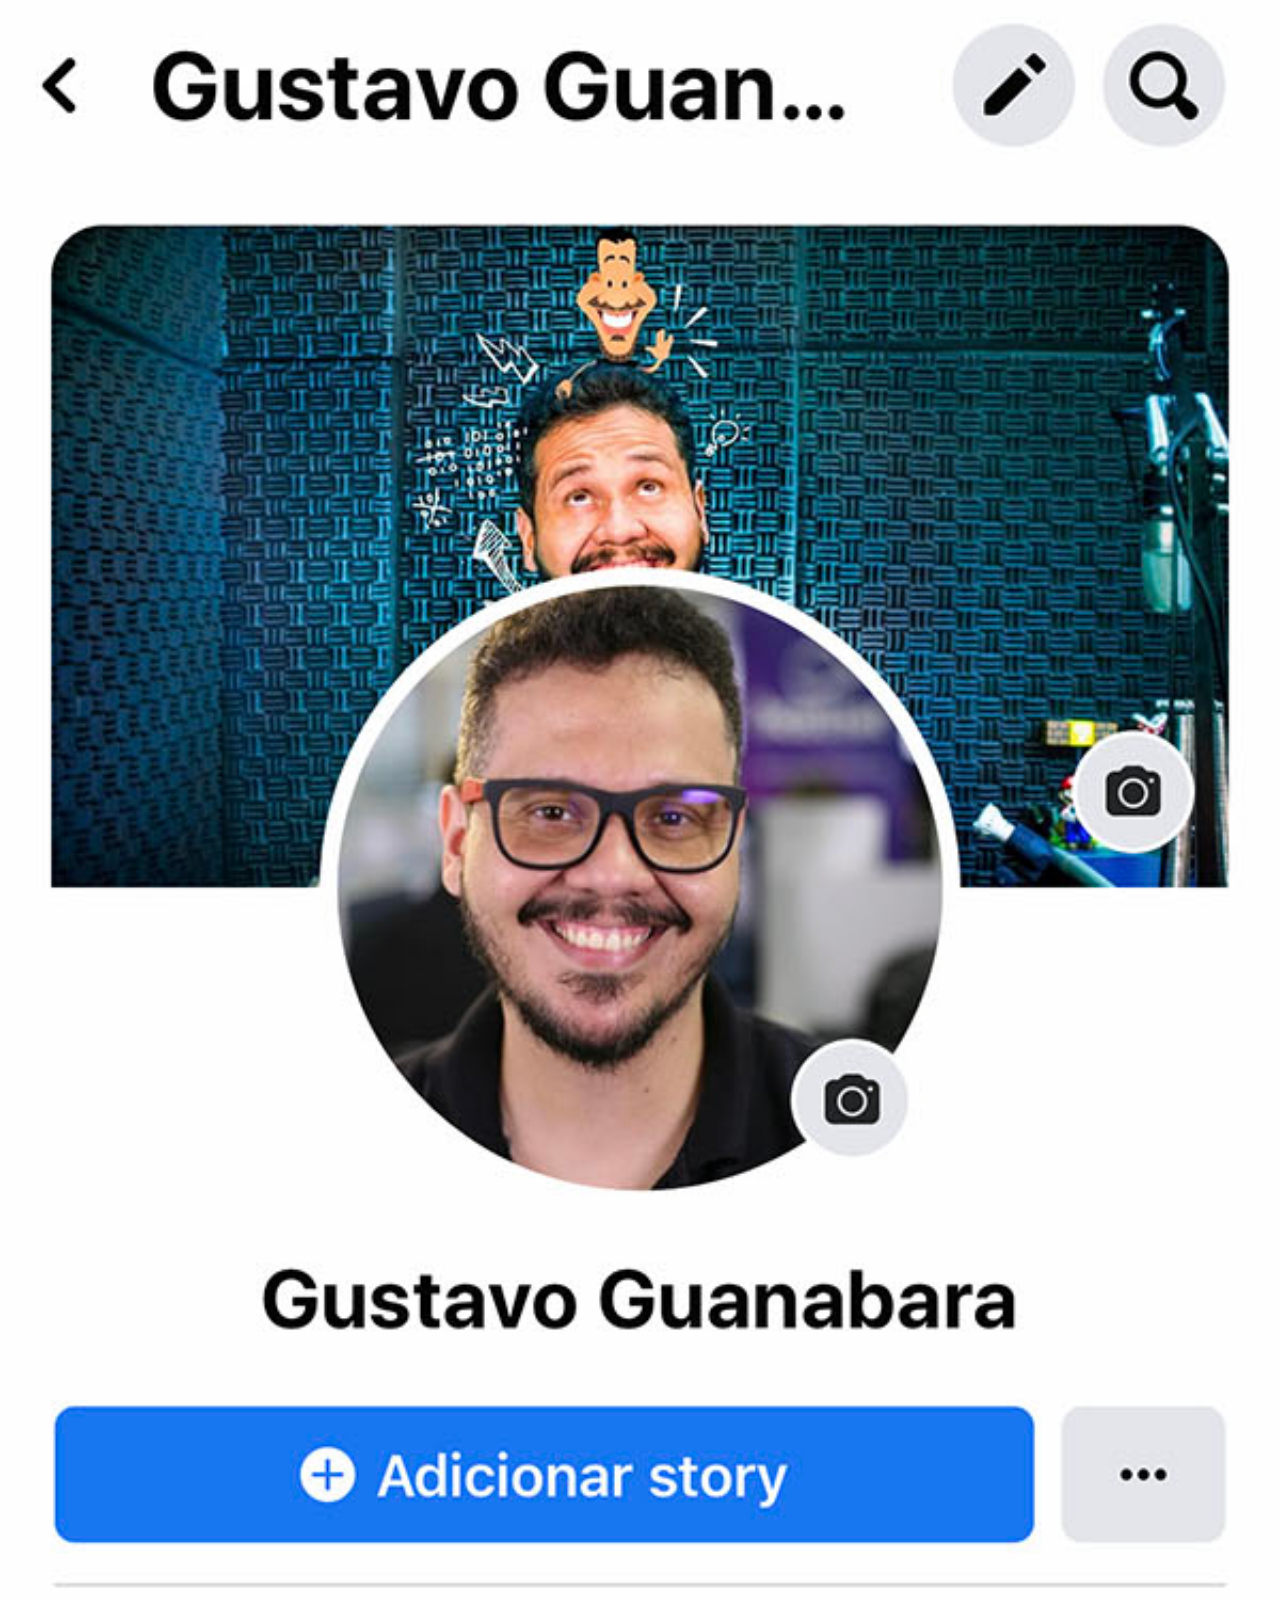
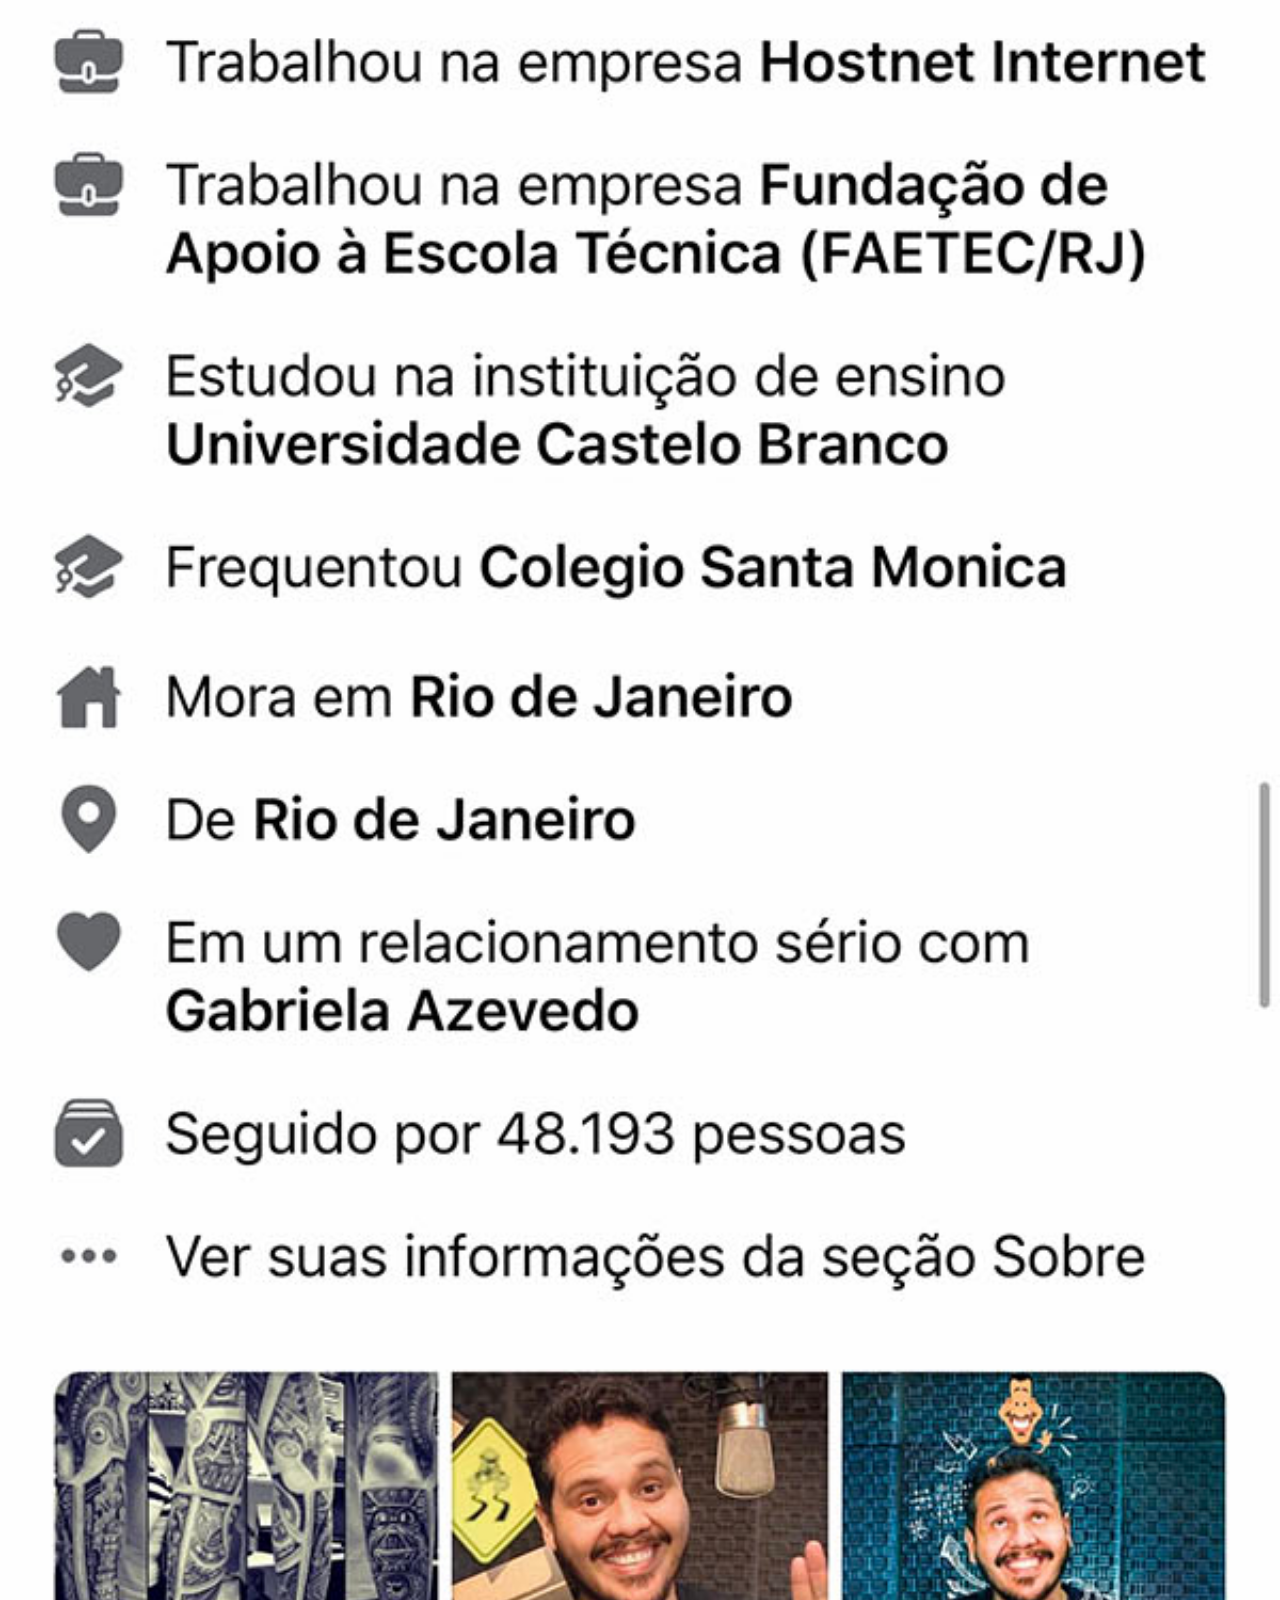
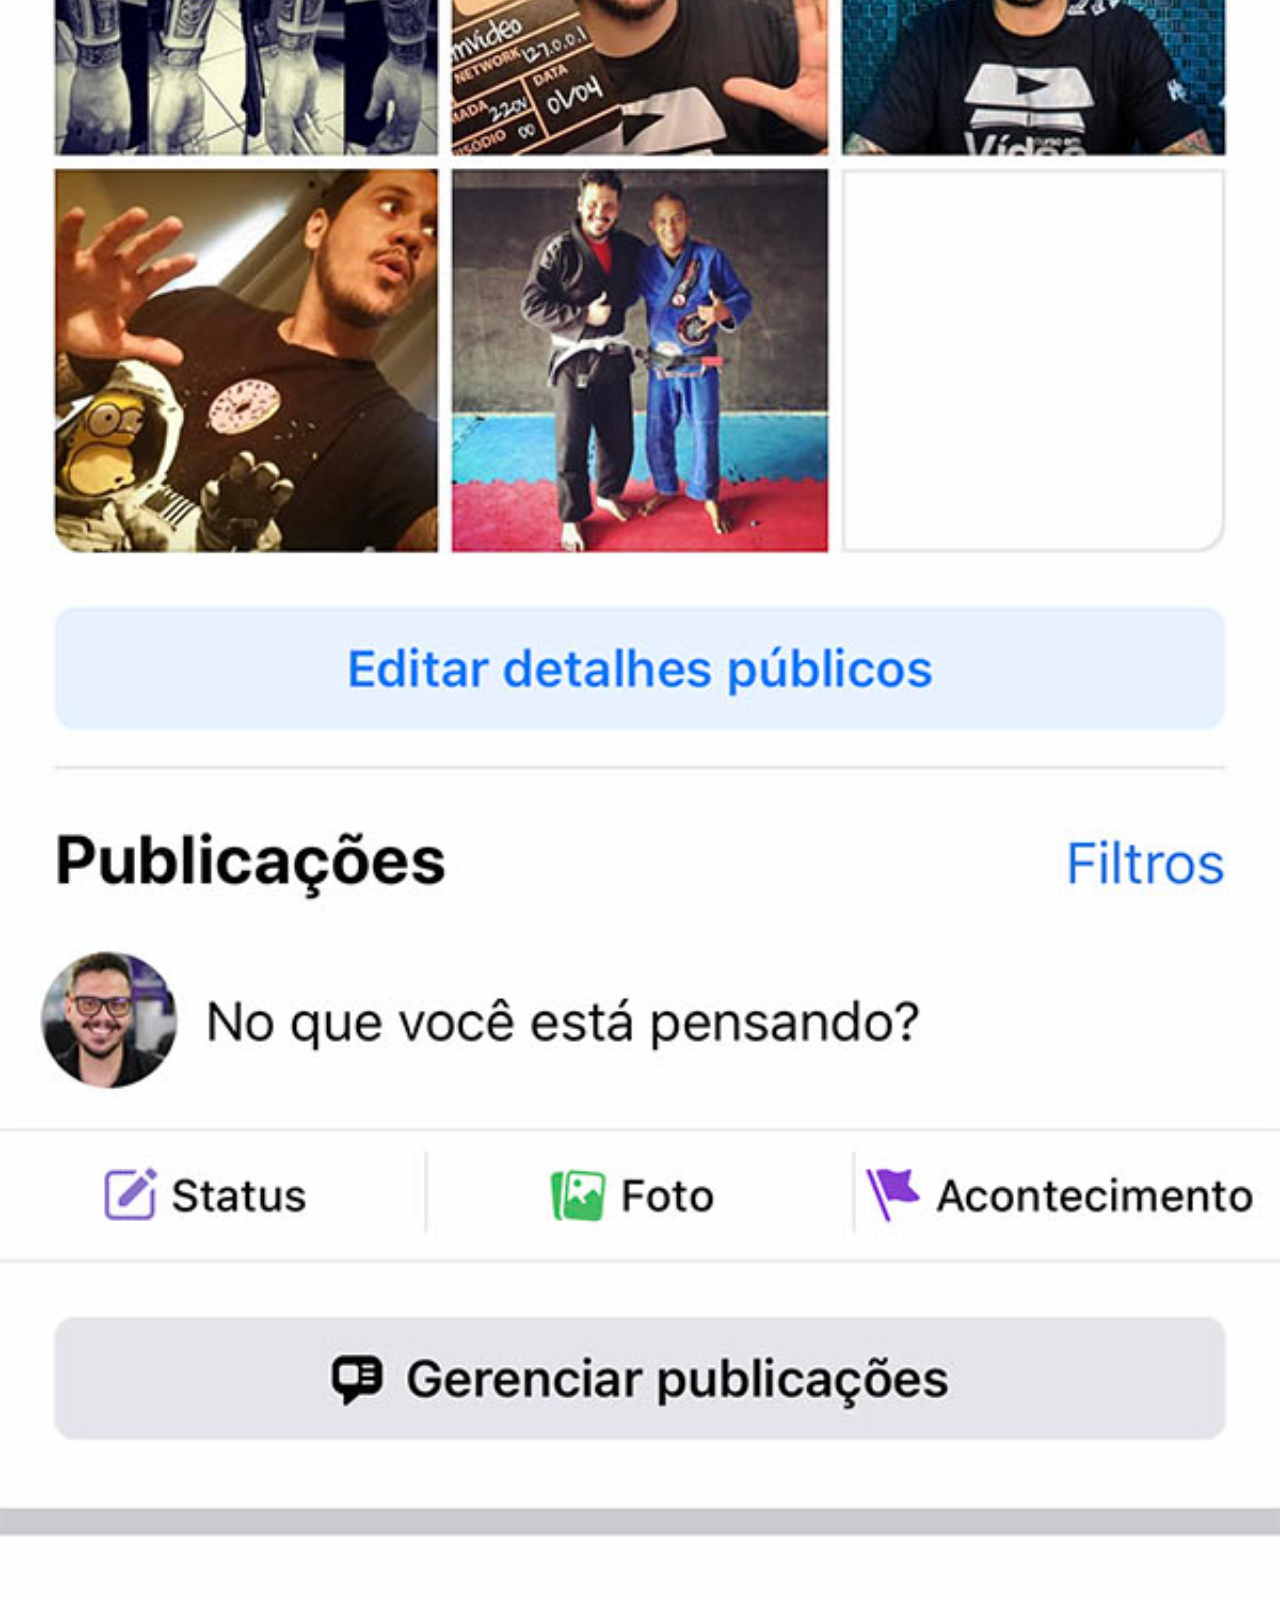
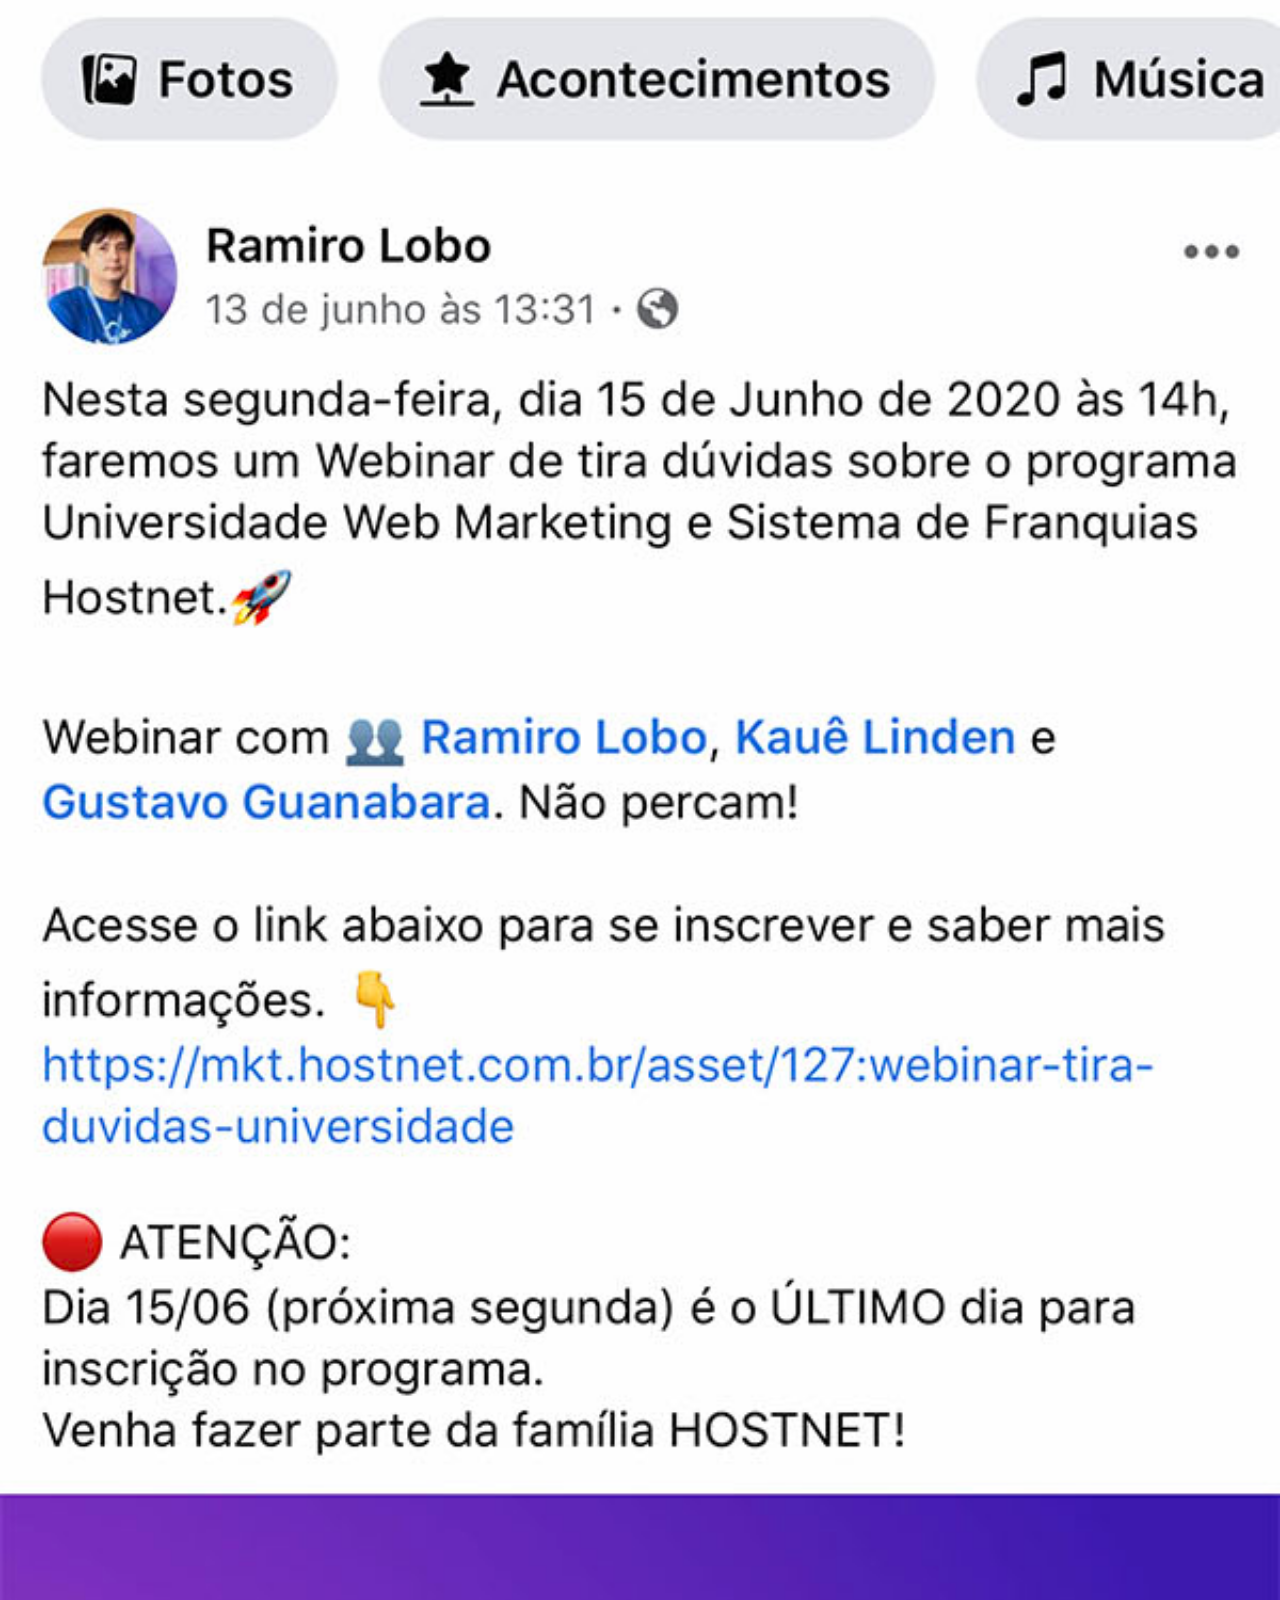
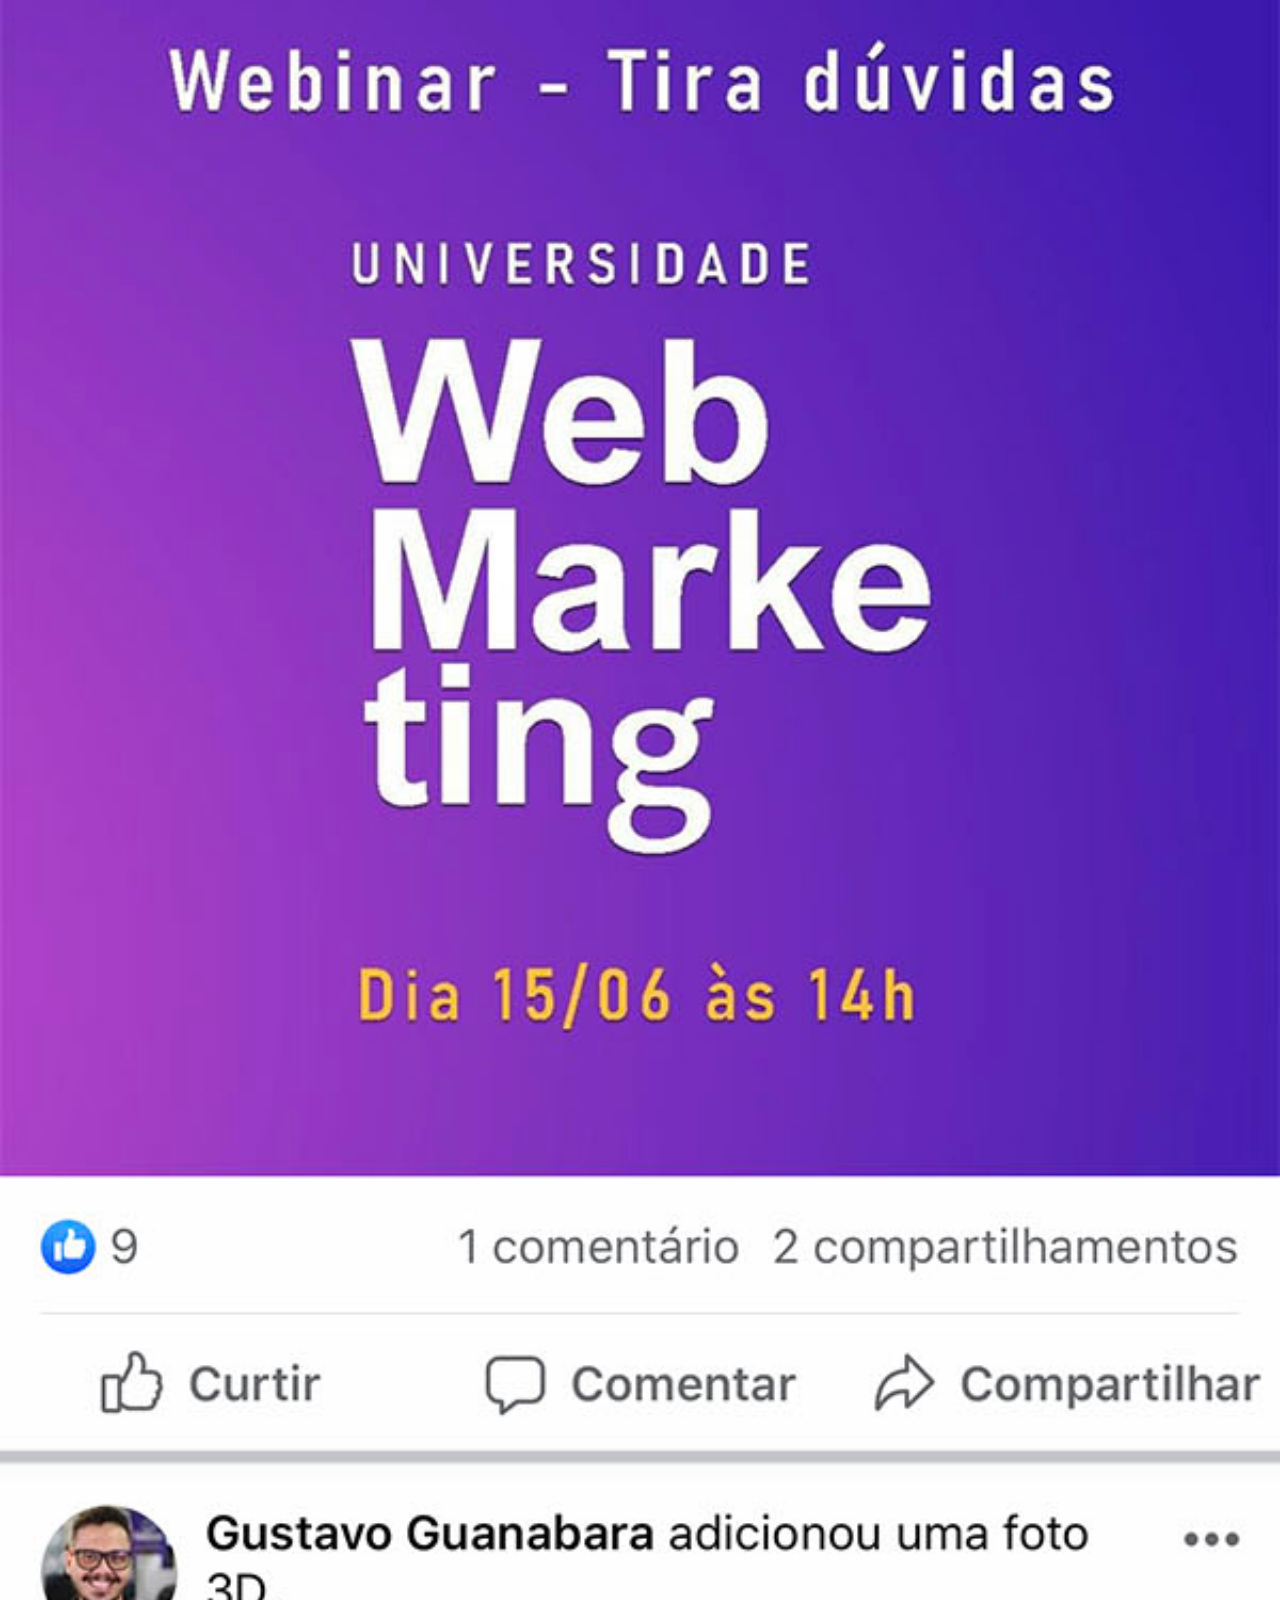
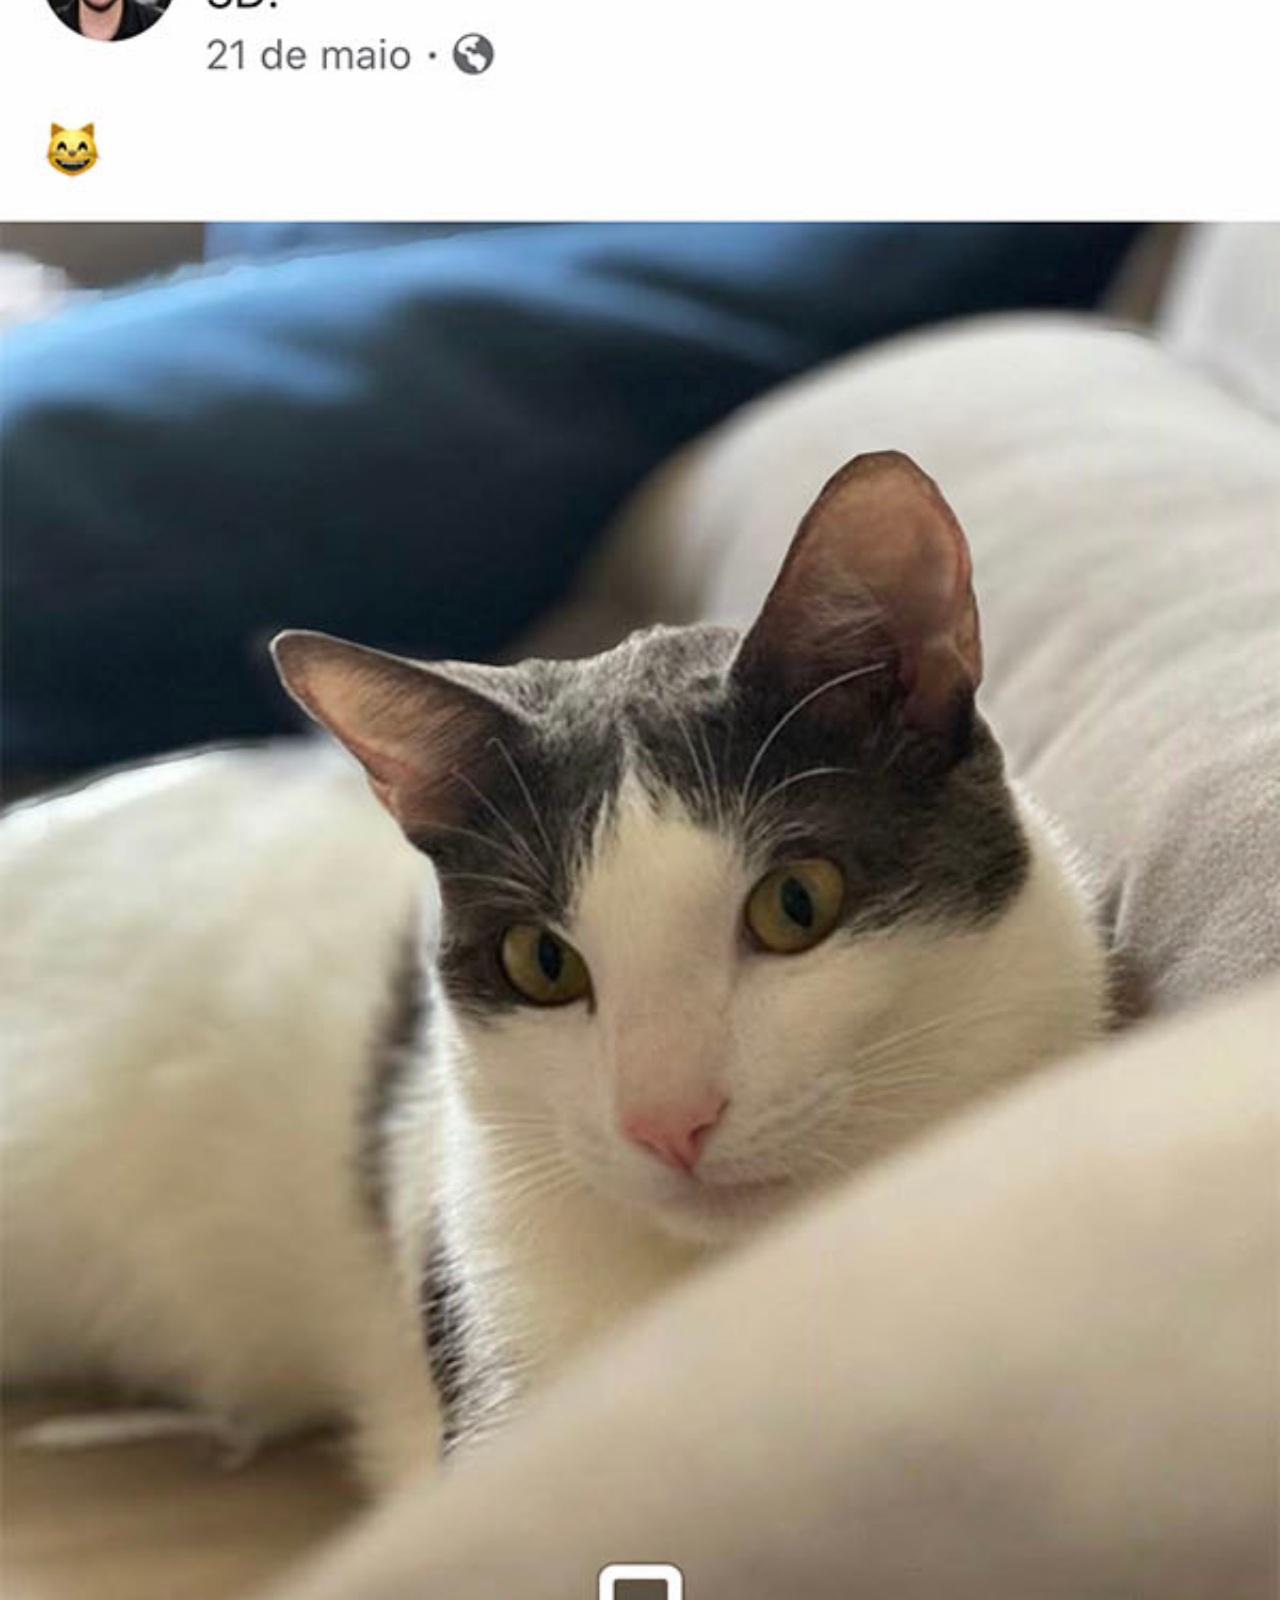
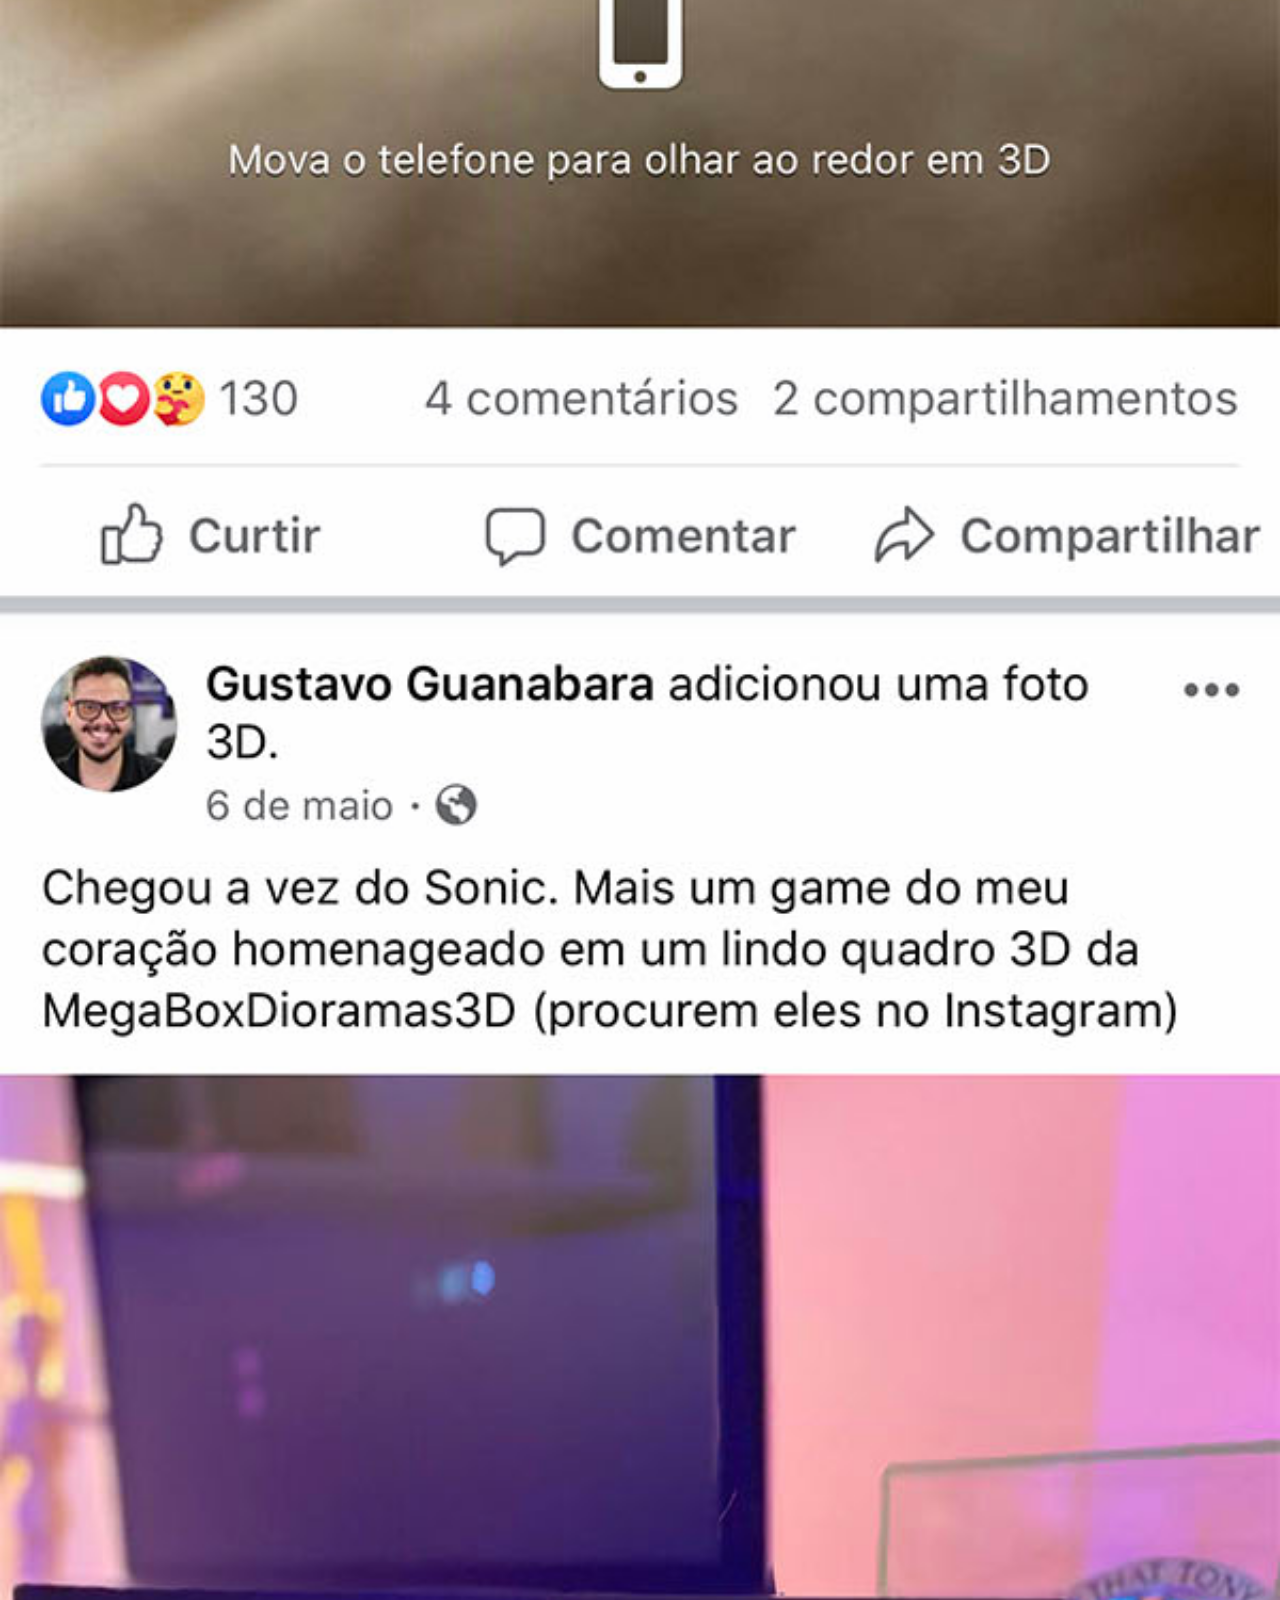
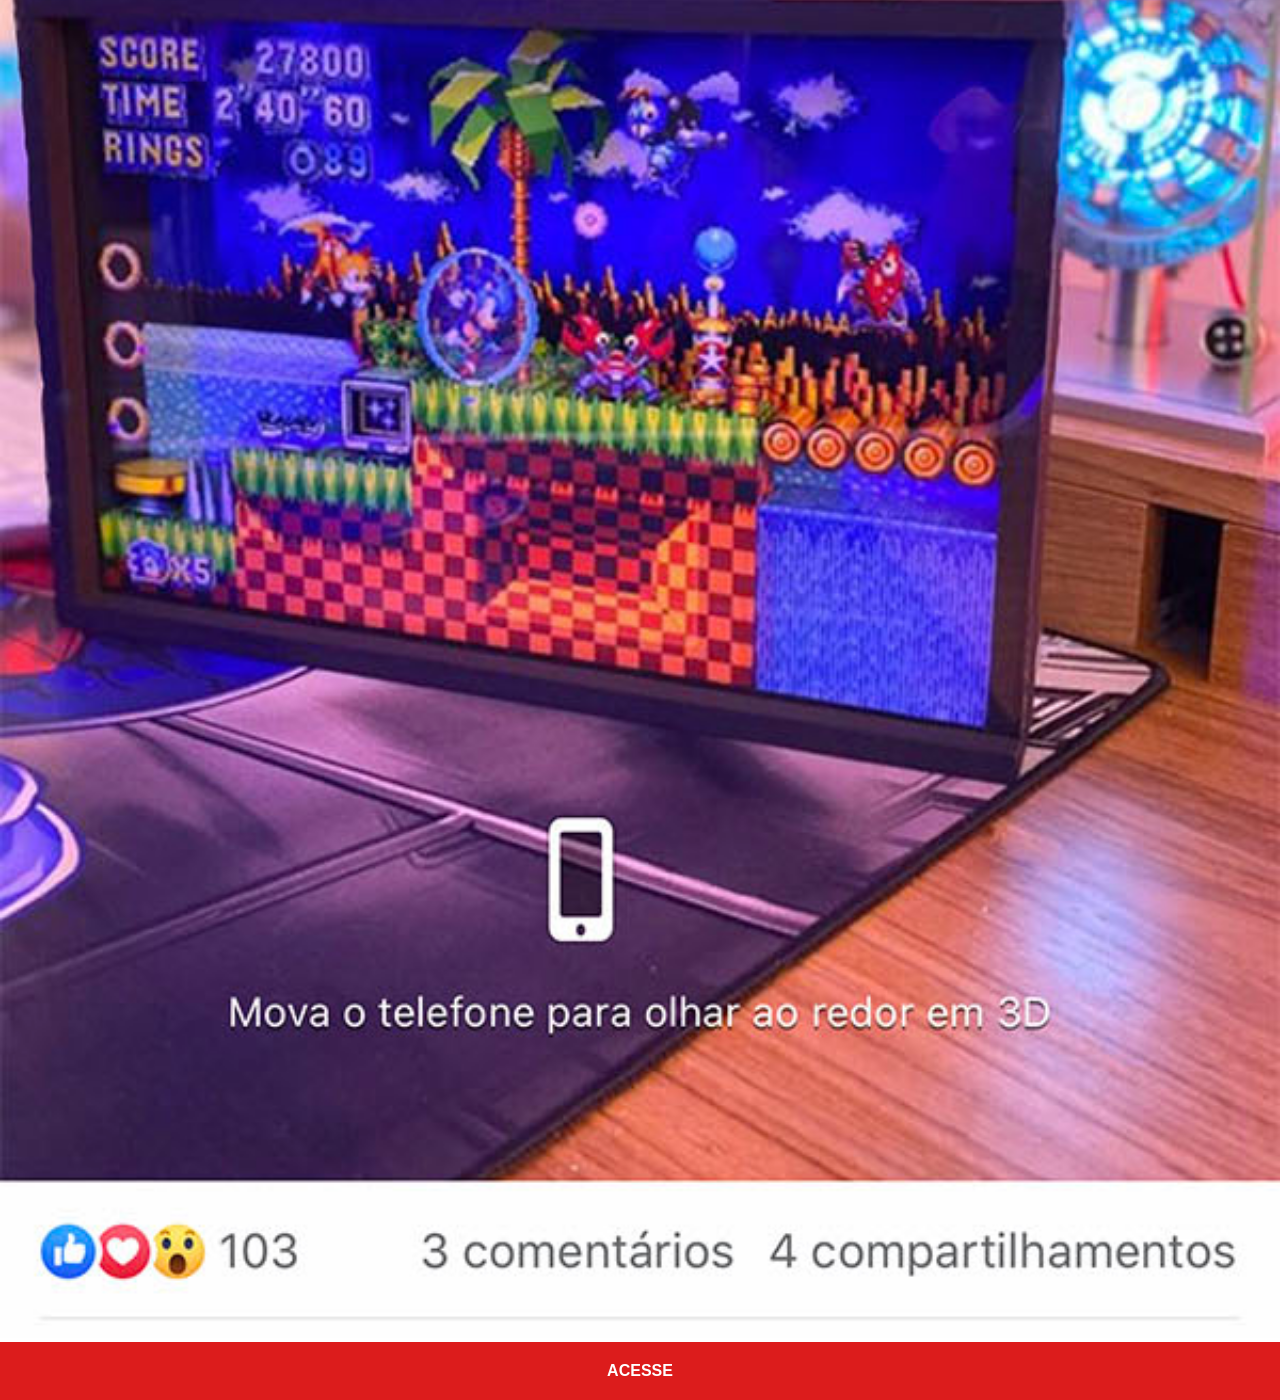
<file: facebook.html>
<!DOCTYPE html>
<html lang="pt-br">
<head>
    <meta charset="UTF-8">
    <meta name="viewport" content="width=device-width, initial-scale=1.0">
    <title>Facebook</title>
    <link rel="stylesheet" href="estilos/social.css">
</head>
<body>
    <img src="imagens/tela-facebook.jpg" alt="Facebook">

    <a href="https://facebook.com/gustavoguanabara" target="_blank">ACESSE</a>
</body>
</html>
</file>
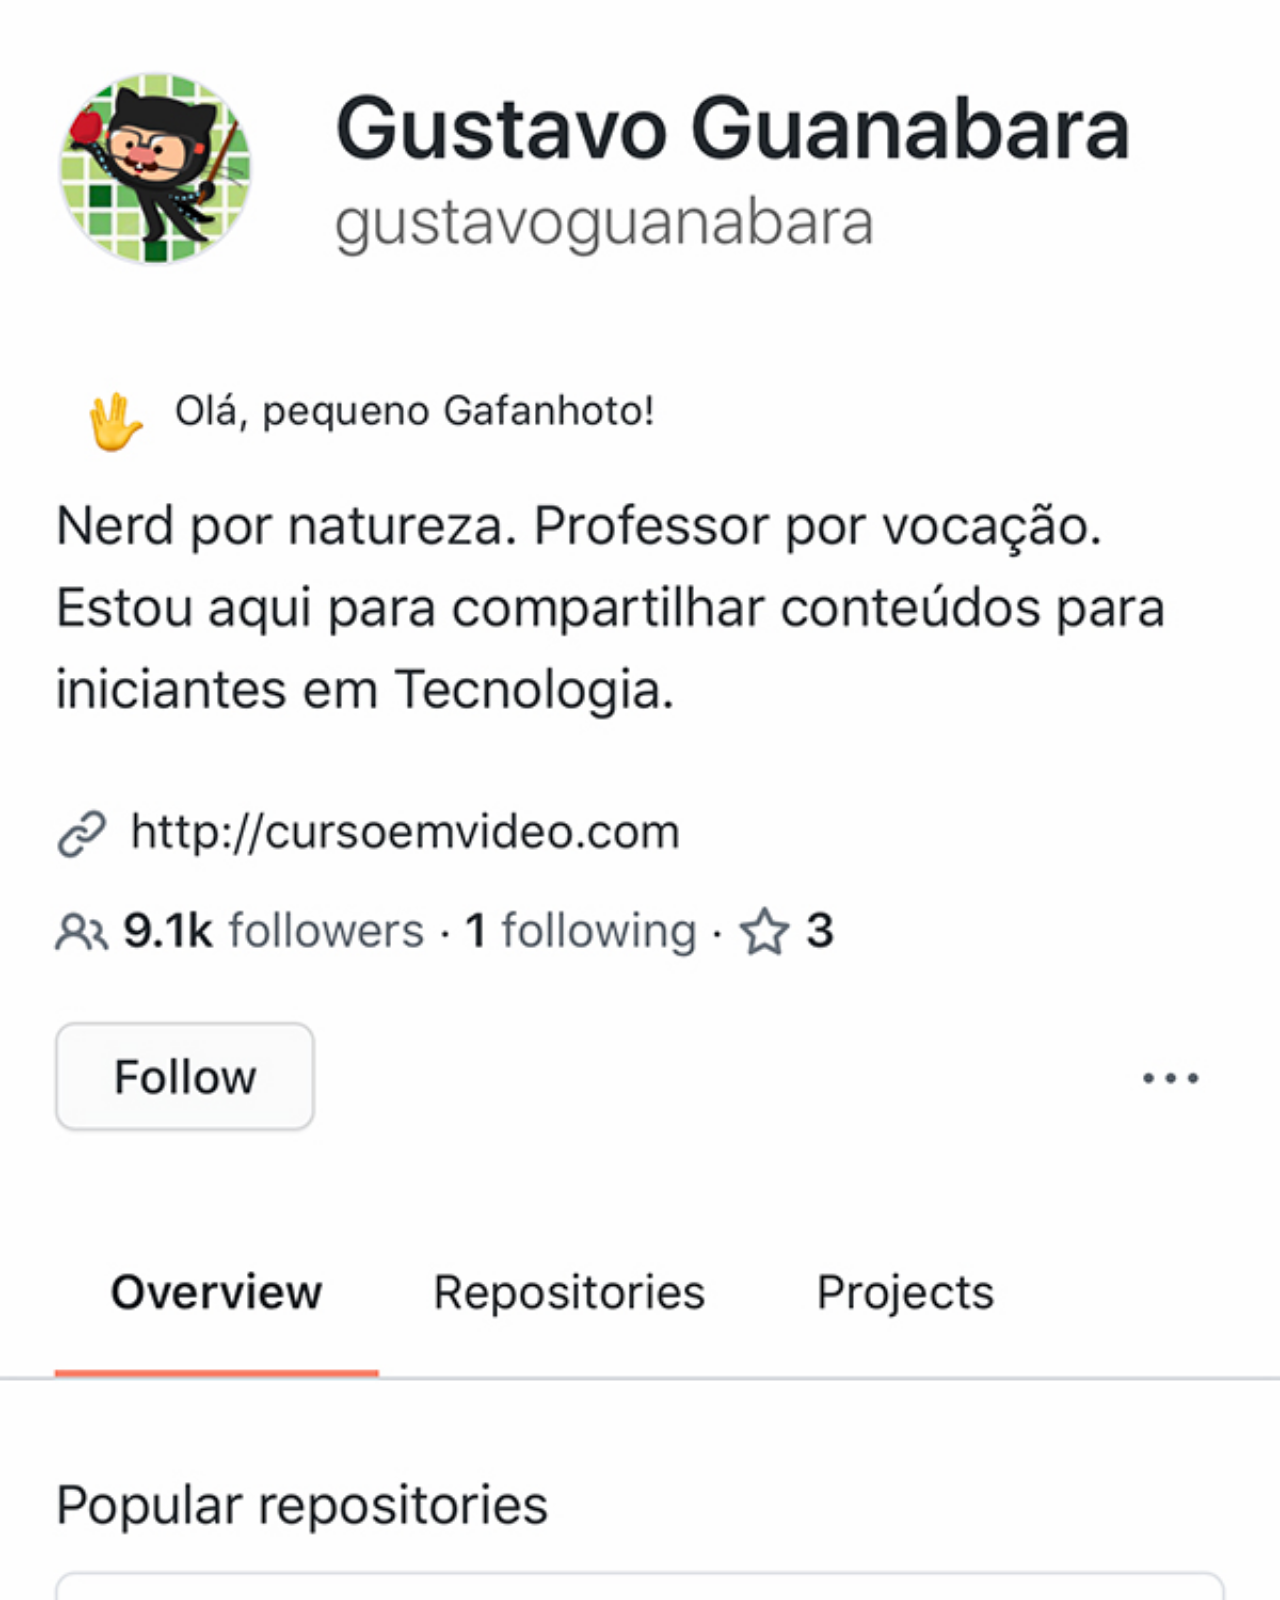
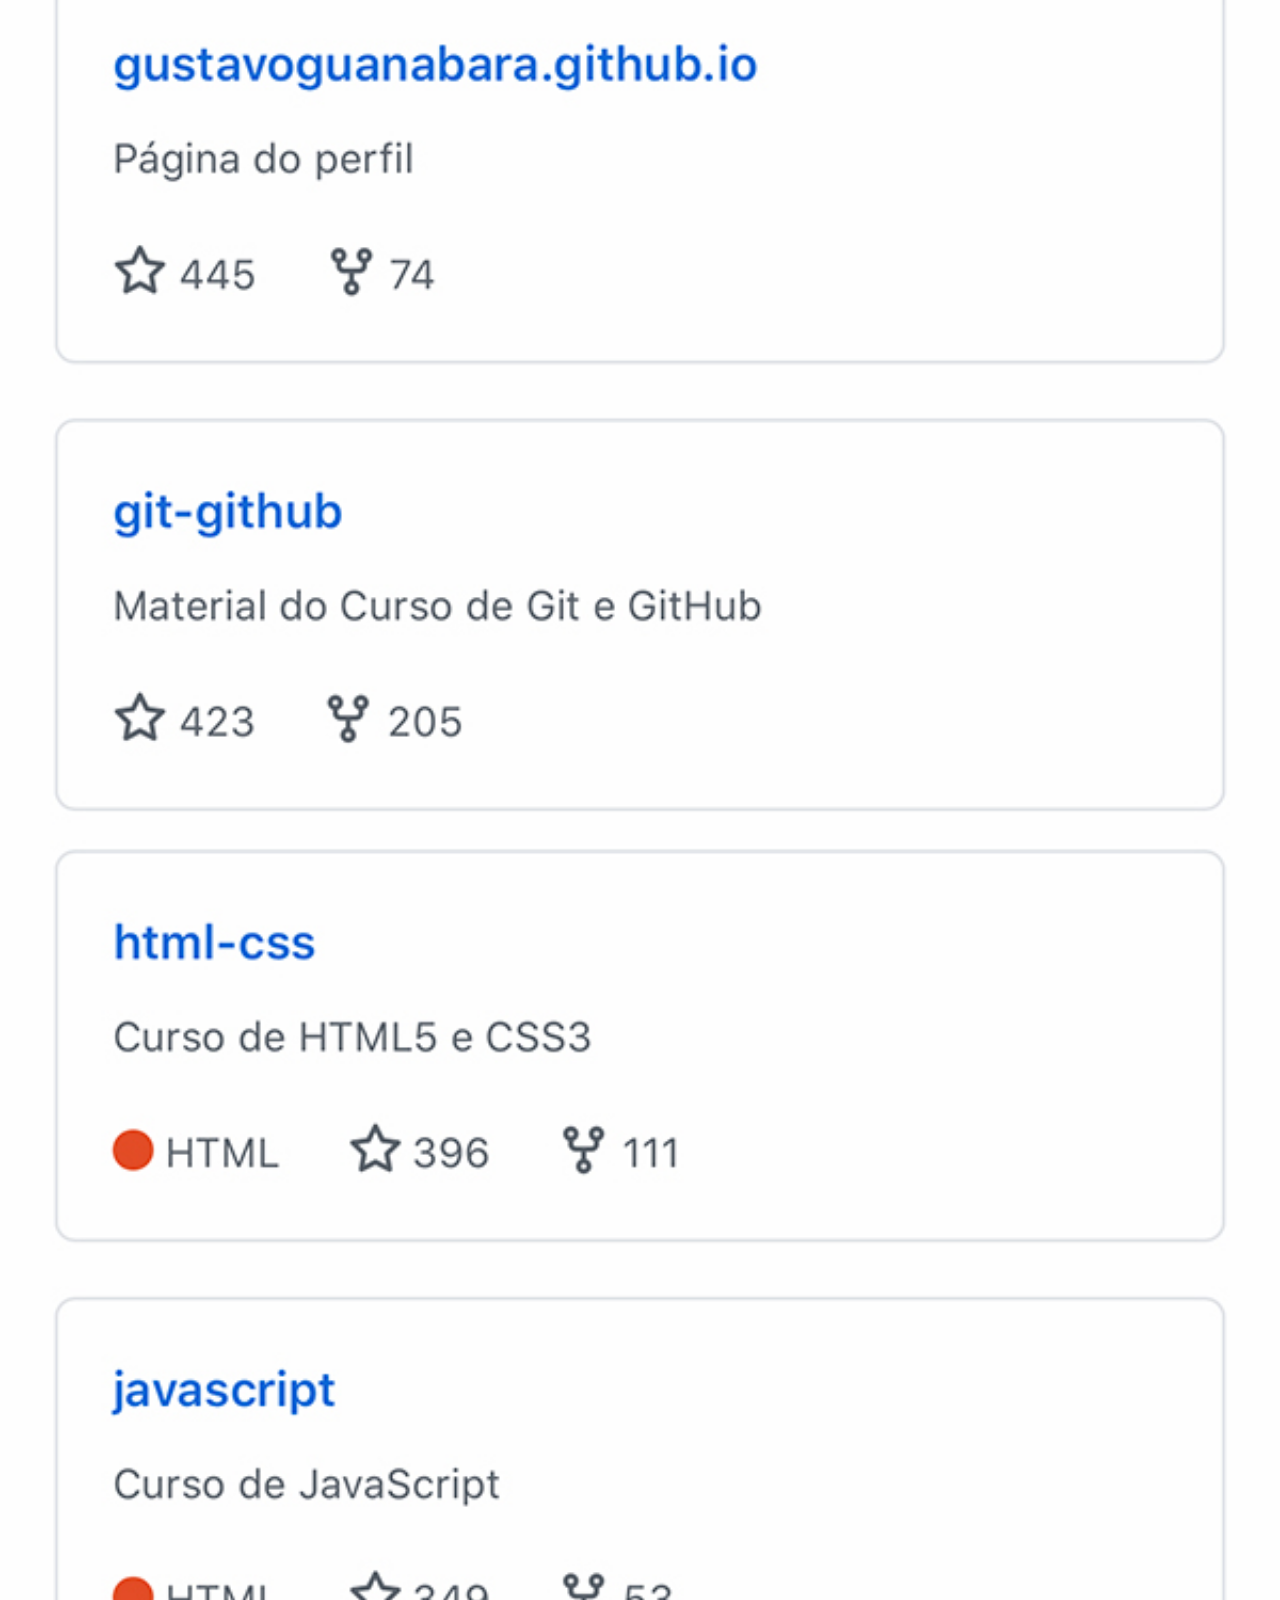
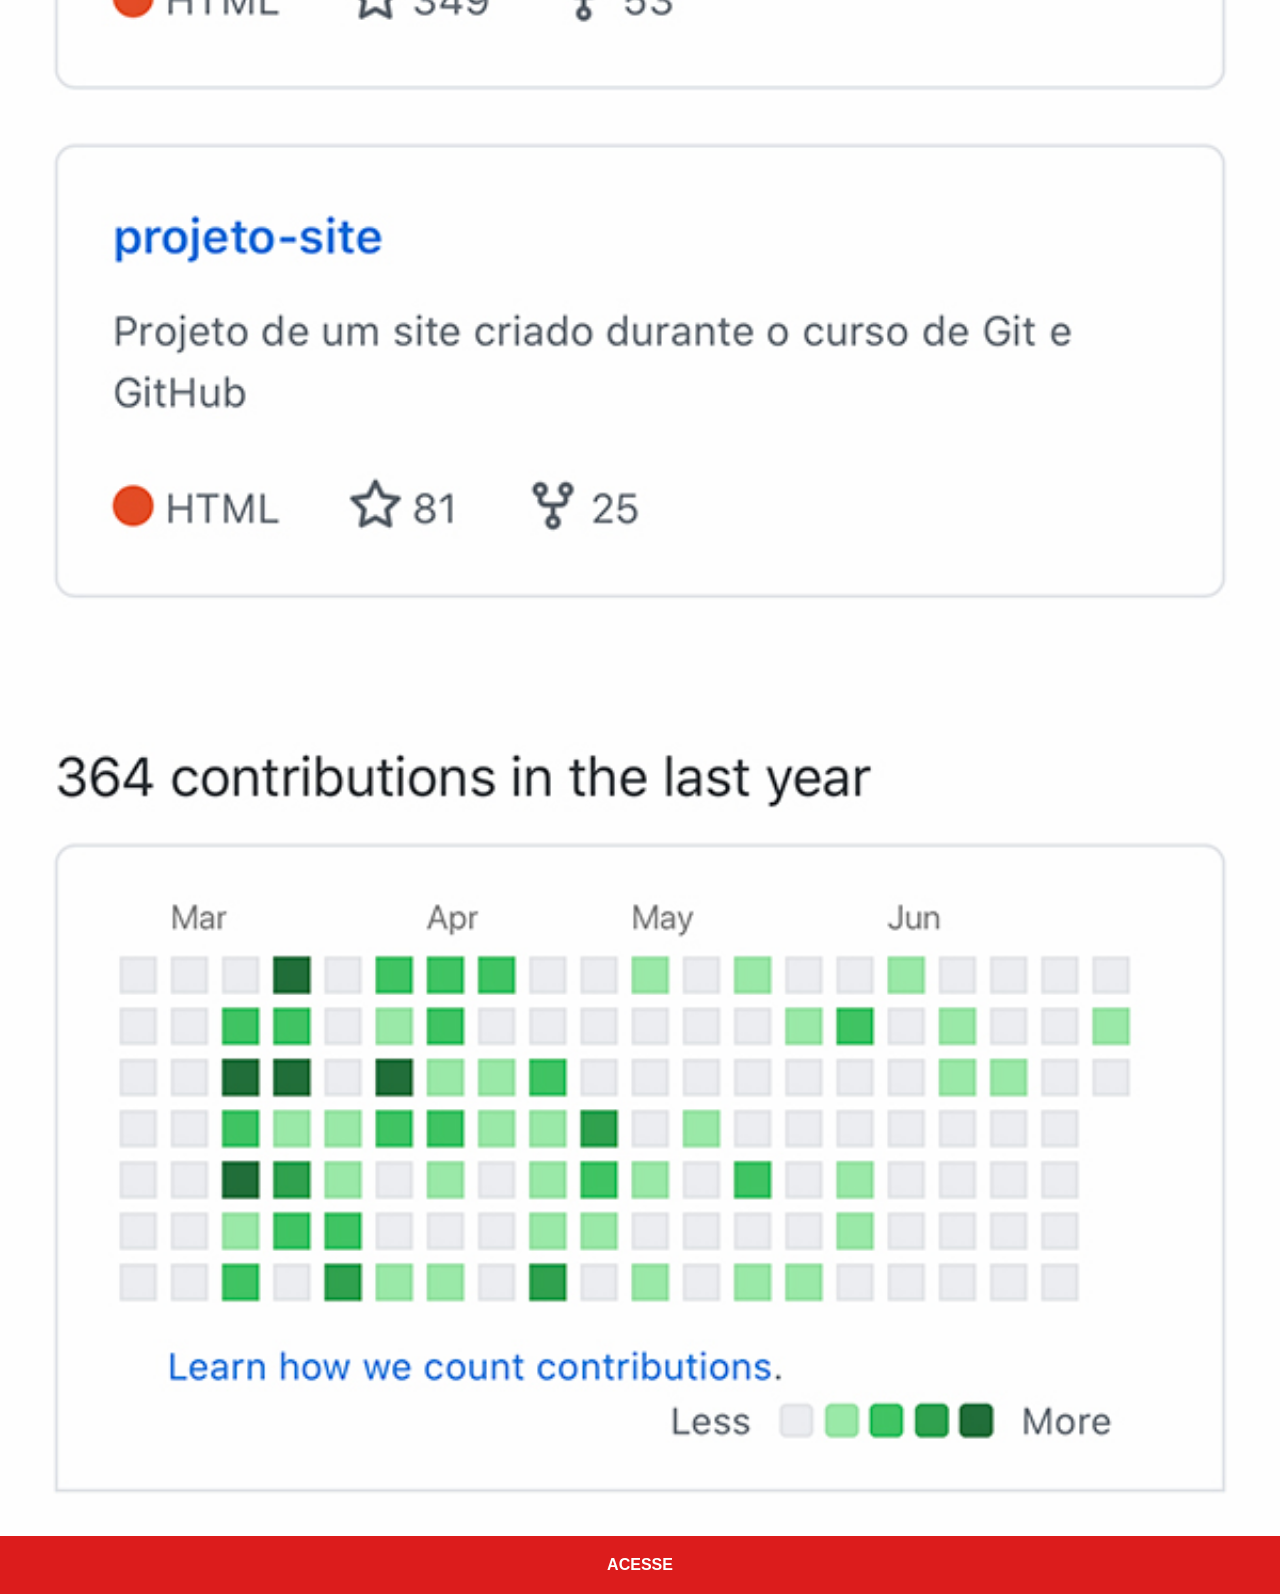
<file: github.html>
<!DOCTYPE html>
<html lang="pt-br">
<head>
    <meta charset="UTF-8">
    <meta name="viewport" content="width=device-width, initial-scale=1.0">
    <title>GitHub</title>
    <link rel="stylesheet" href="estilos/social.css">
</head>
<body>
    <img src="imagens/tela-github.jpg" alt="GitHub">

    <a href="https://github.com/cursoemvideo" target="_blank">ACESSE</a>
</body>
</html>
</file>
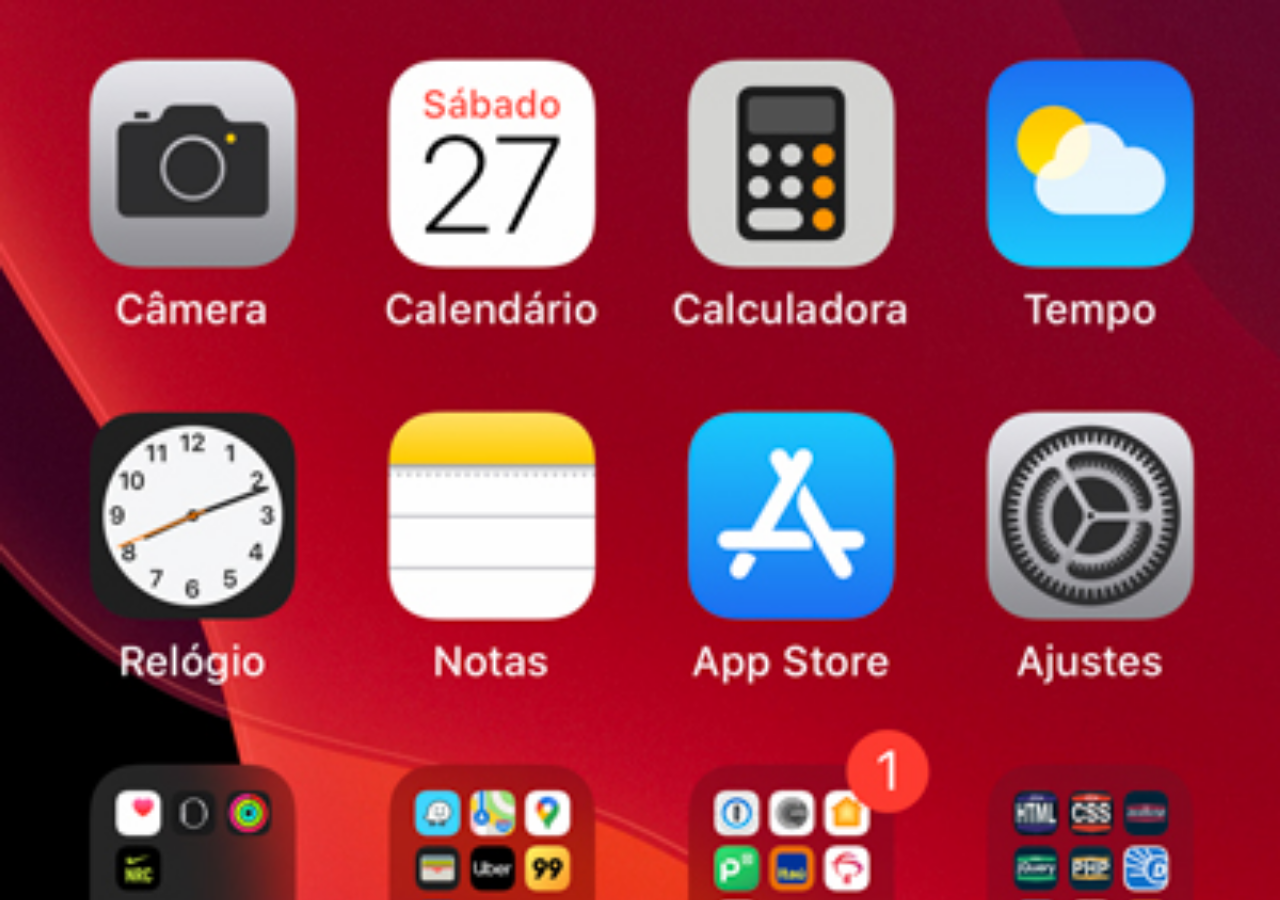
<file: home.html>
<!DOCTYPE html>
<html lang="pt-br">
<head>
    <meta charset="UTF-8">
    <meta name="viewport" content="width=device-width, initial-scale=1.0">
    <title>Home</title>
    <style>
        * {
            margin: 0px;
            padding: 0px;
        }

        body {
            height: 100vh;
            width: 100vw;
            background: black url(imagens/tela-home.jpg) top center no-repeat;
            background-size: cover;
        }
    </style>
</head>
<body>
    
</body>
</html>
</file>
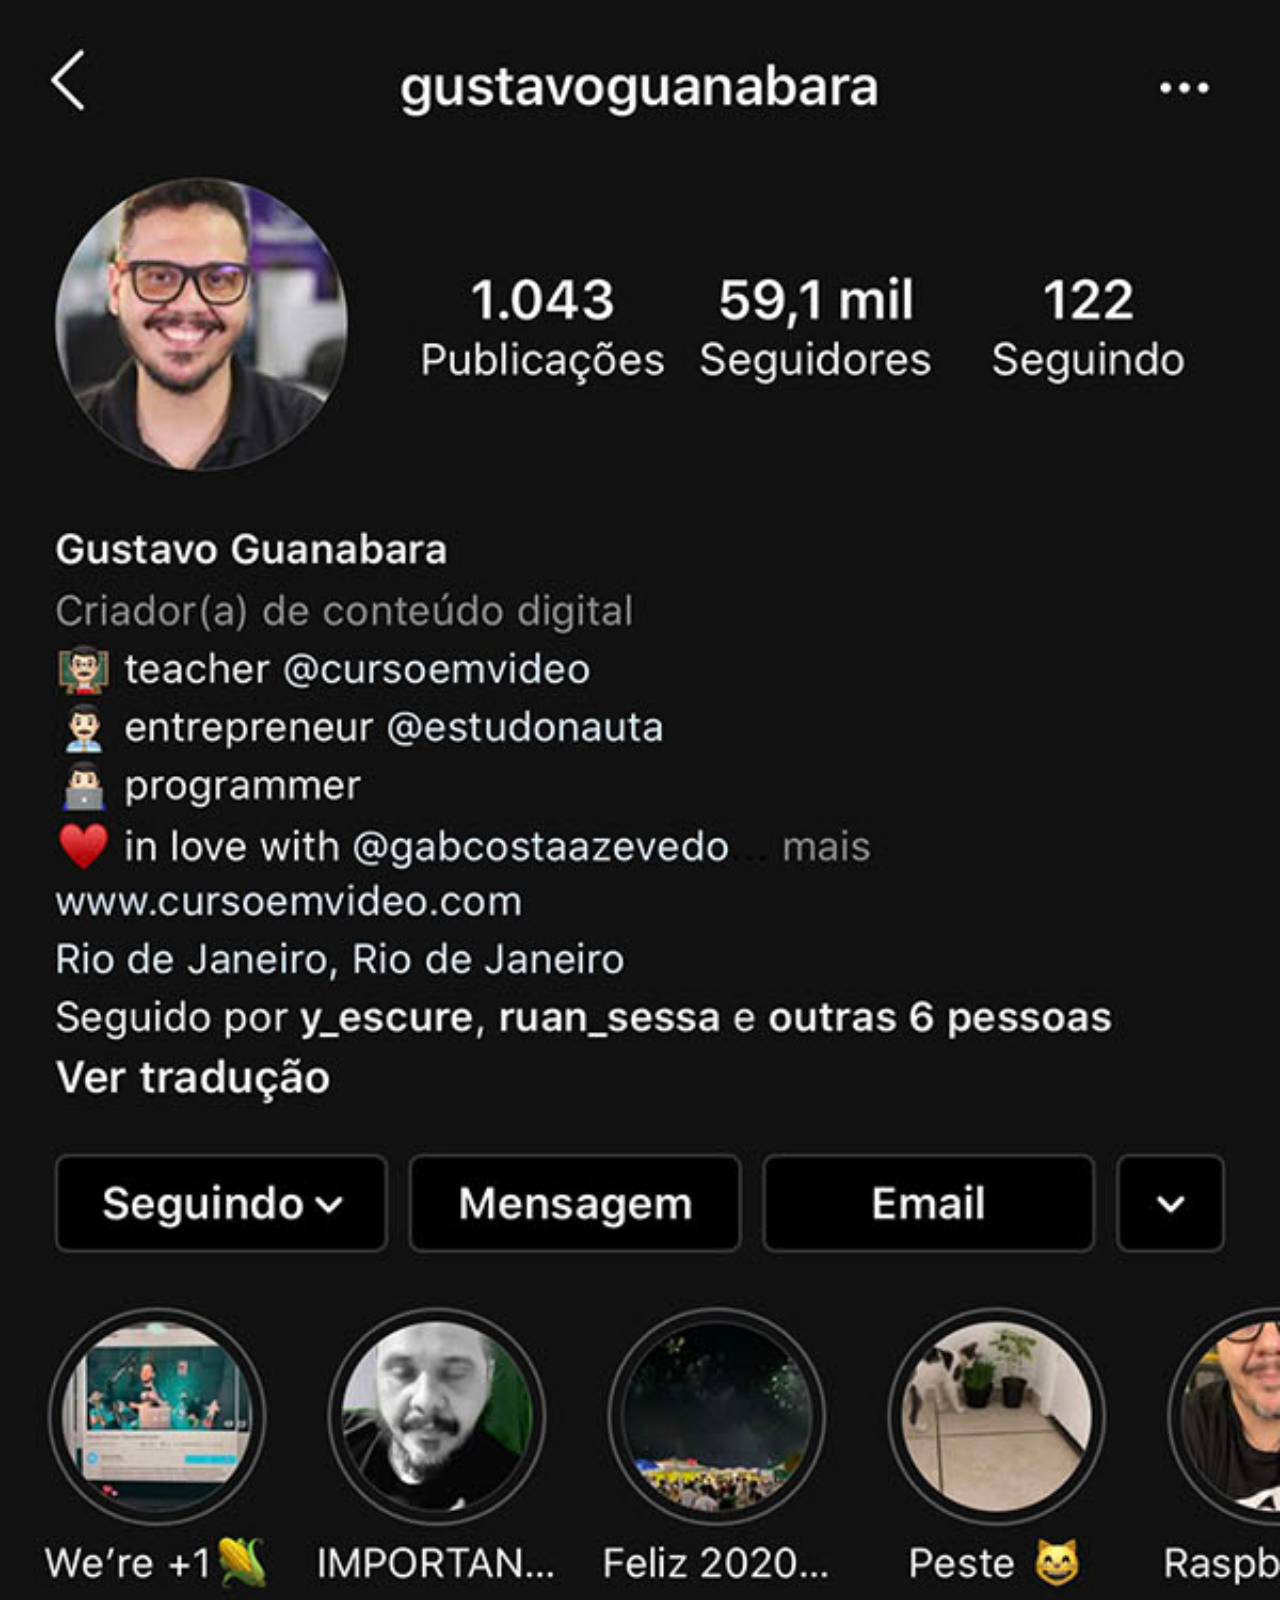
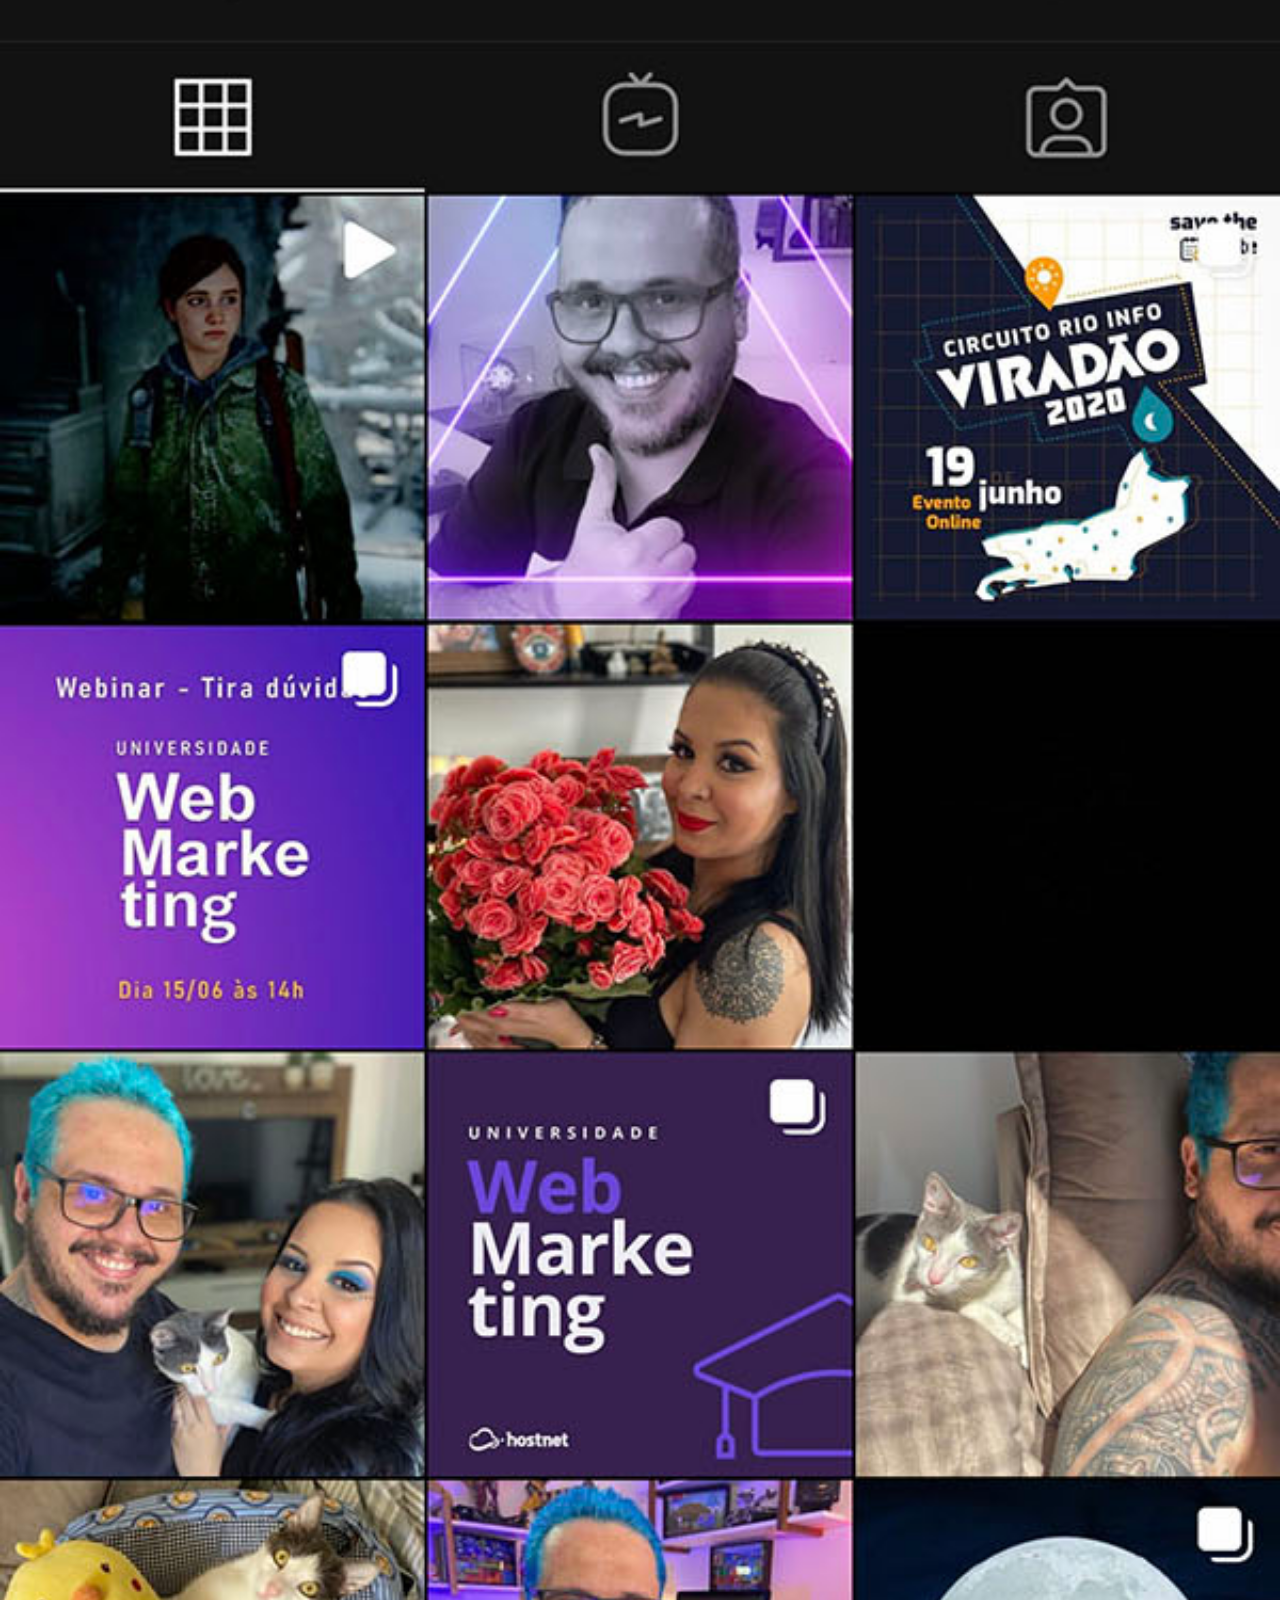
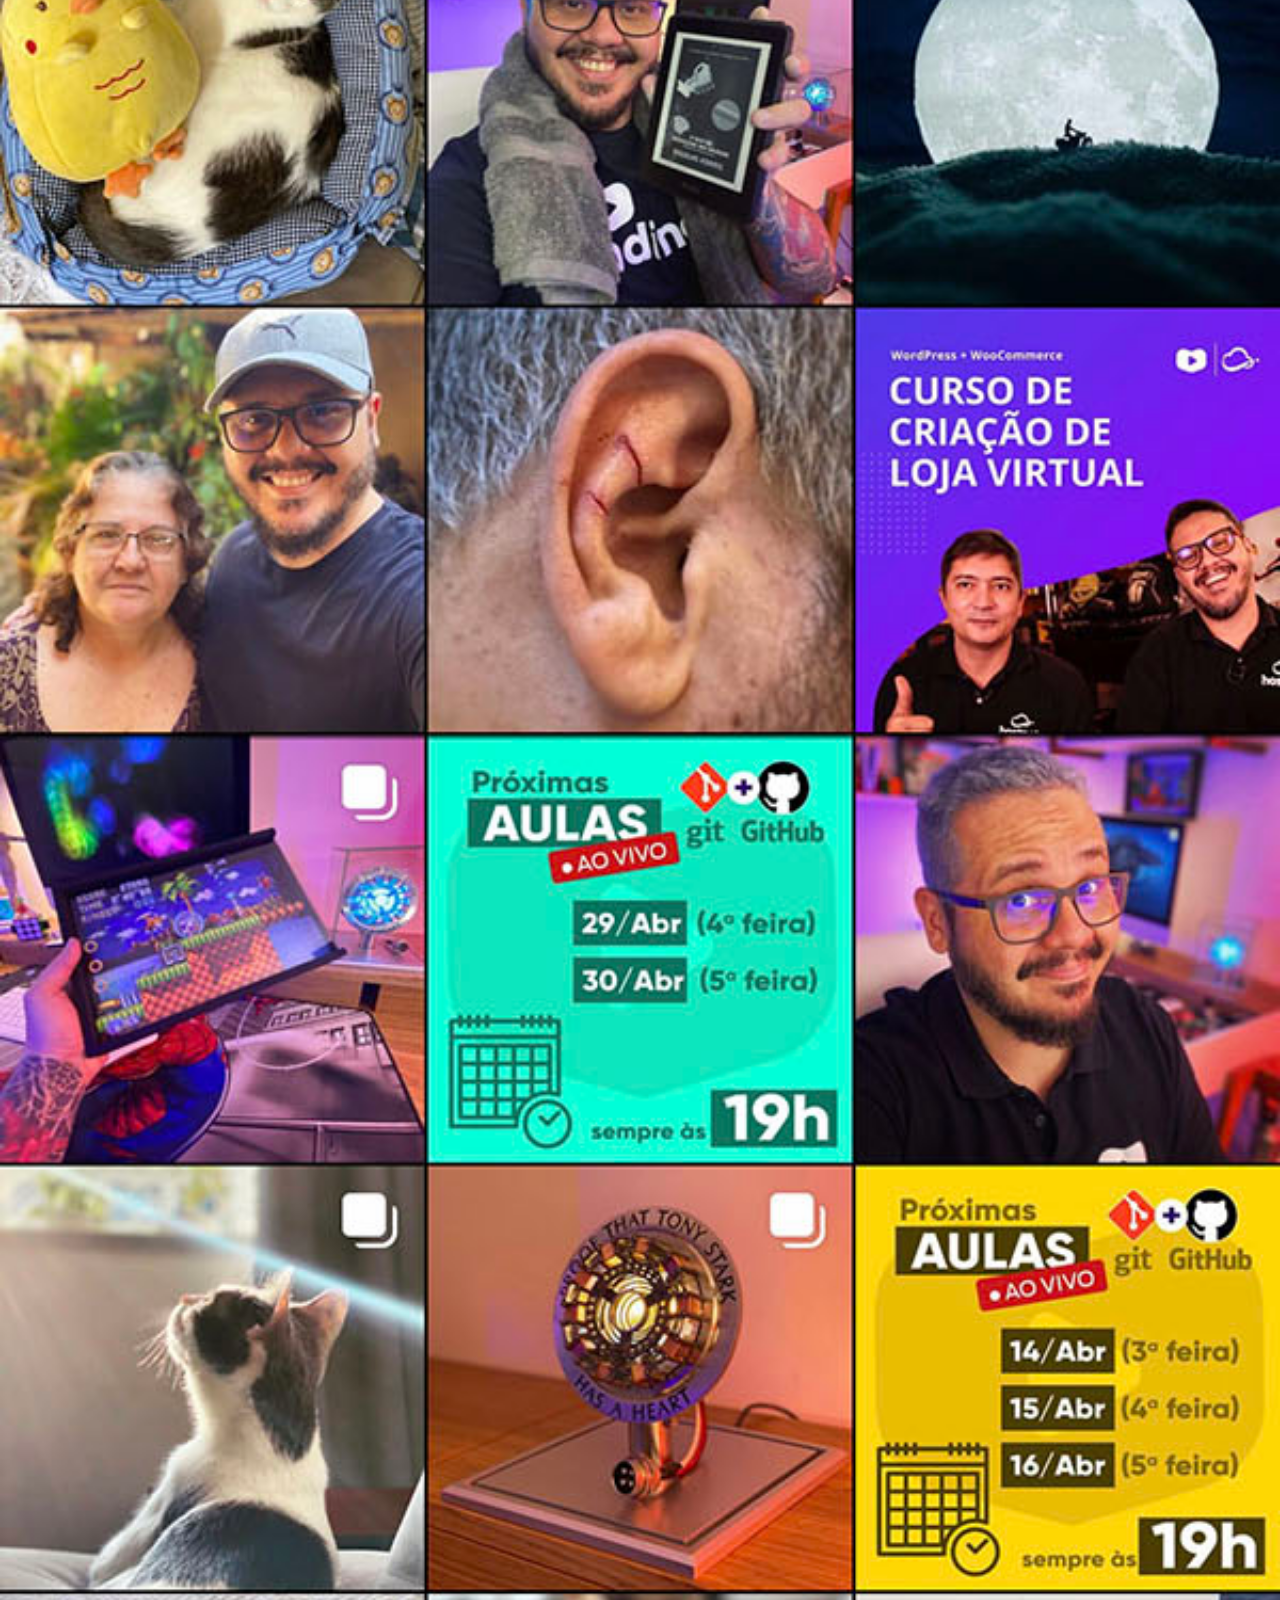
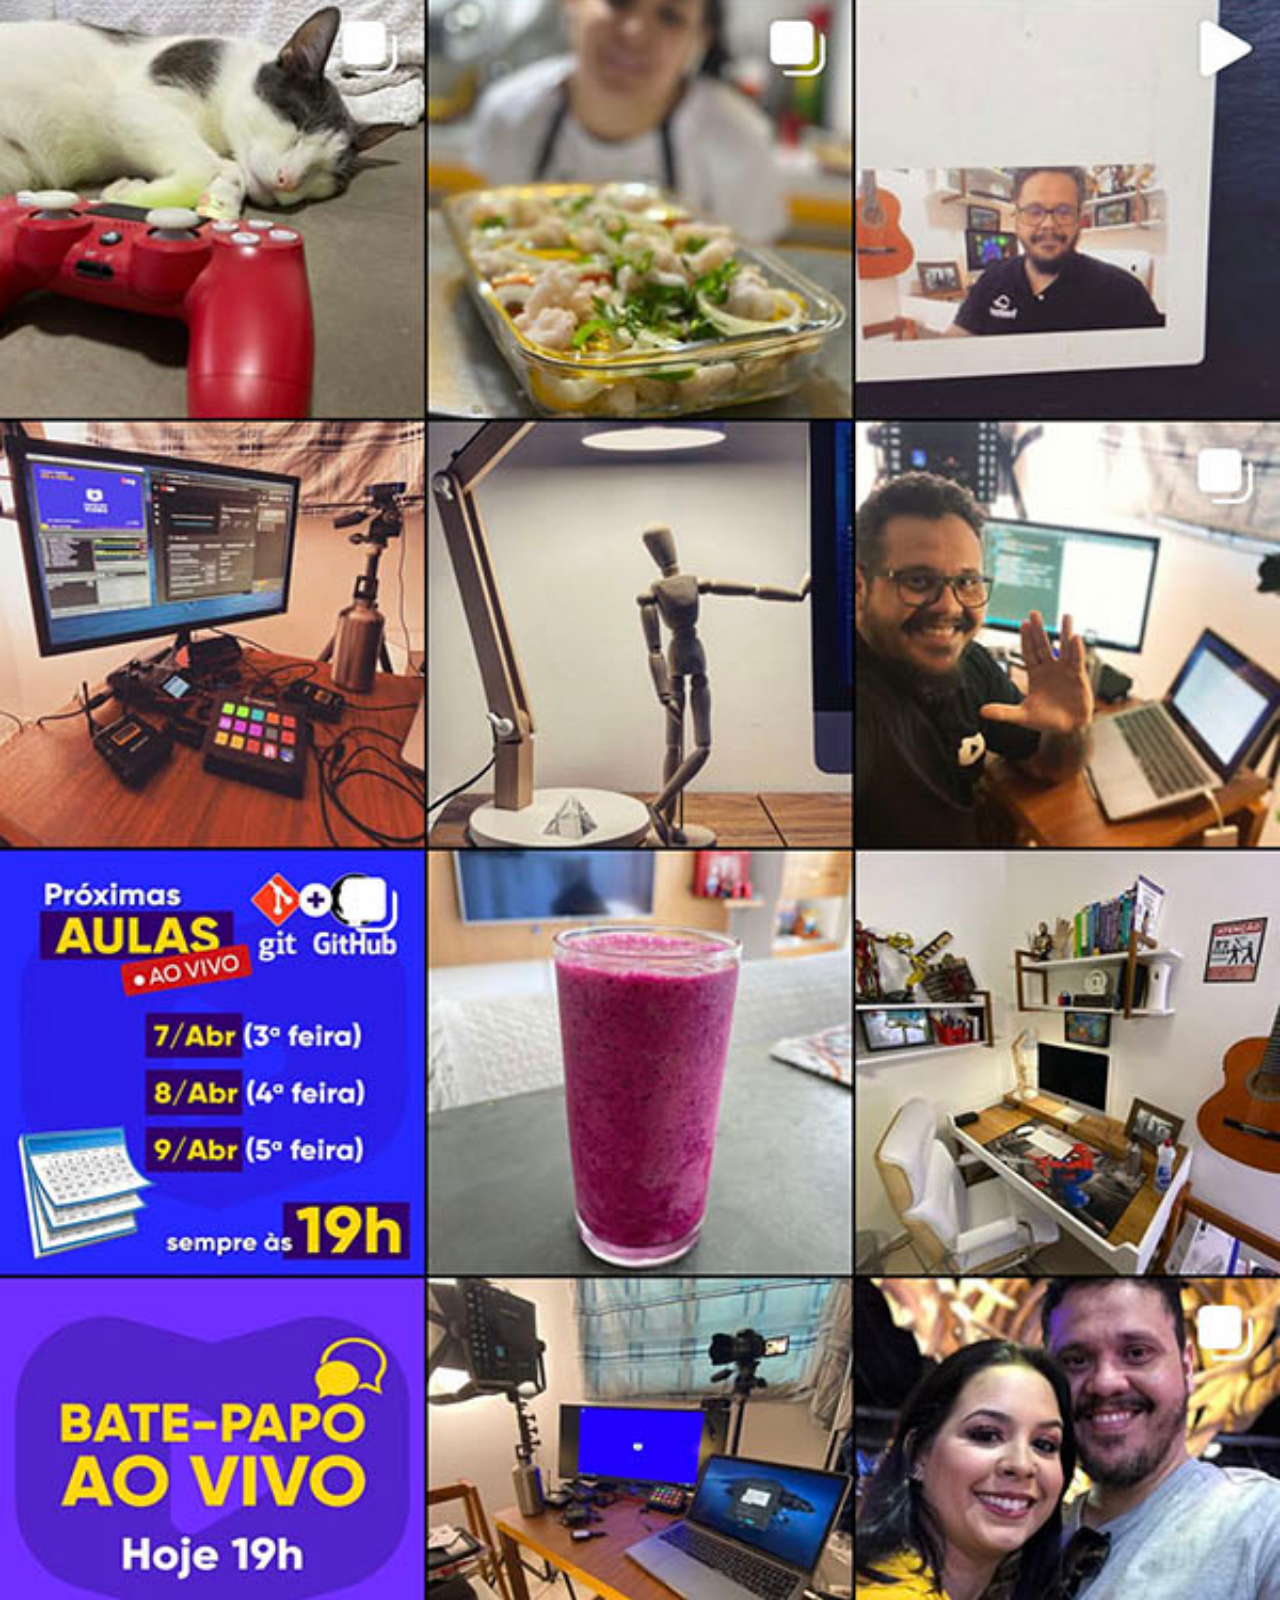
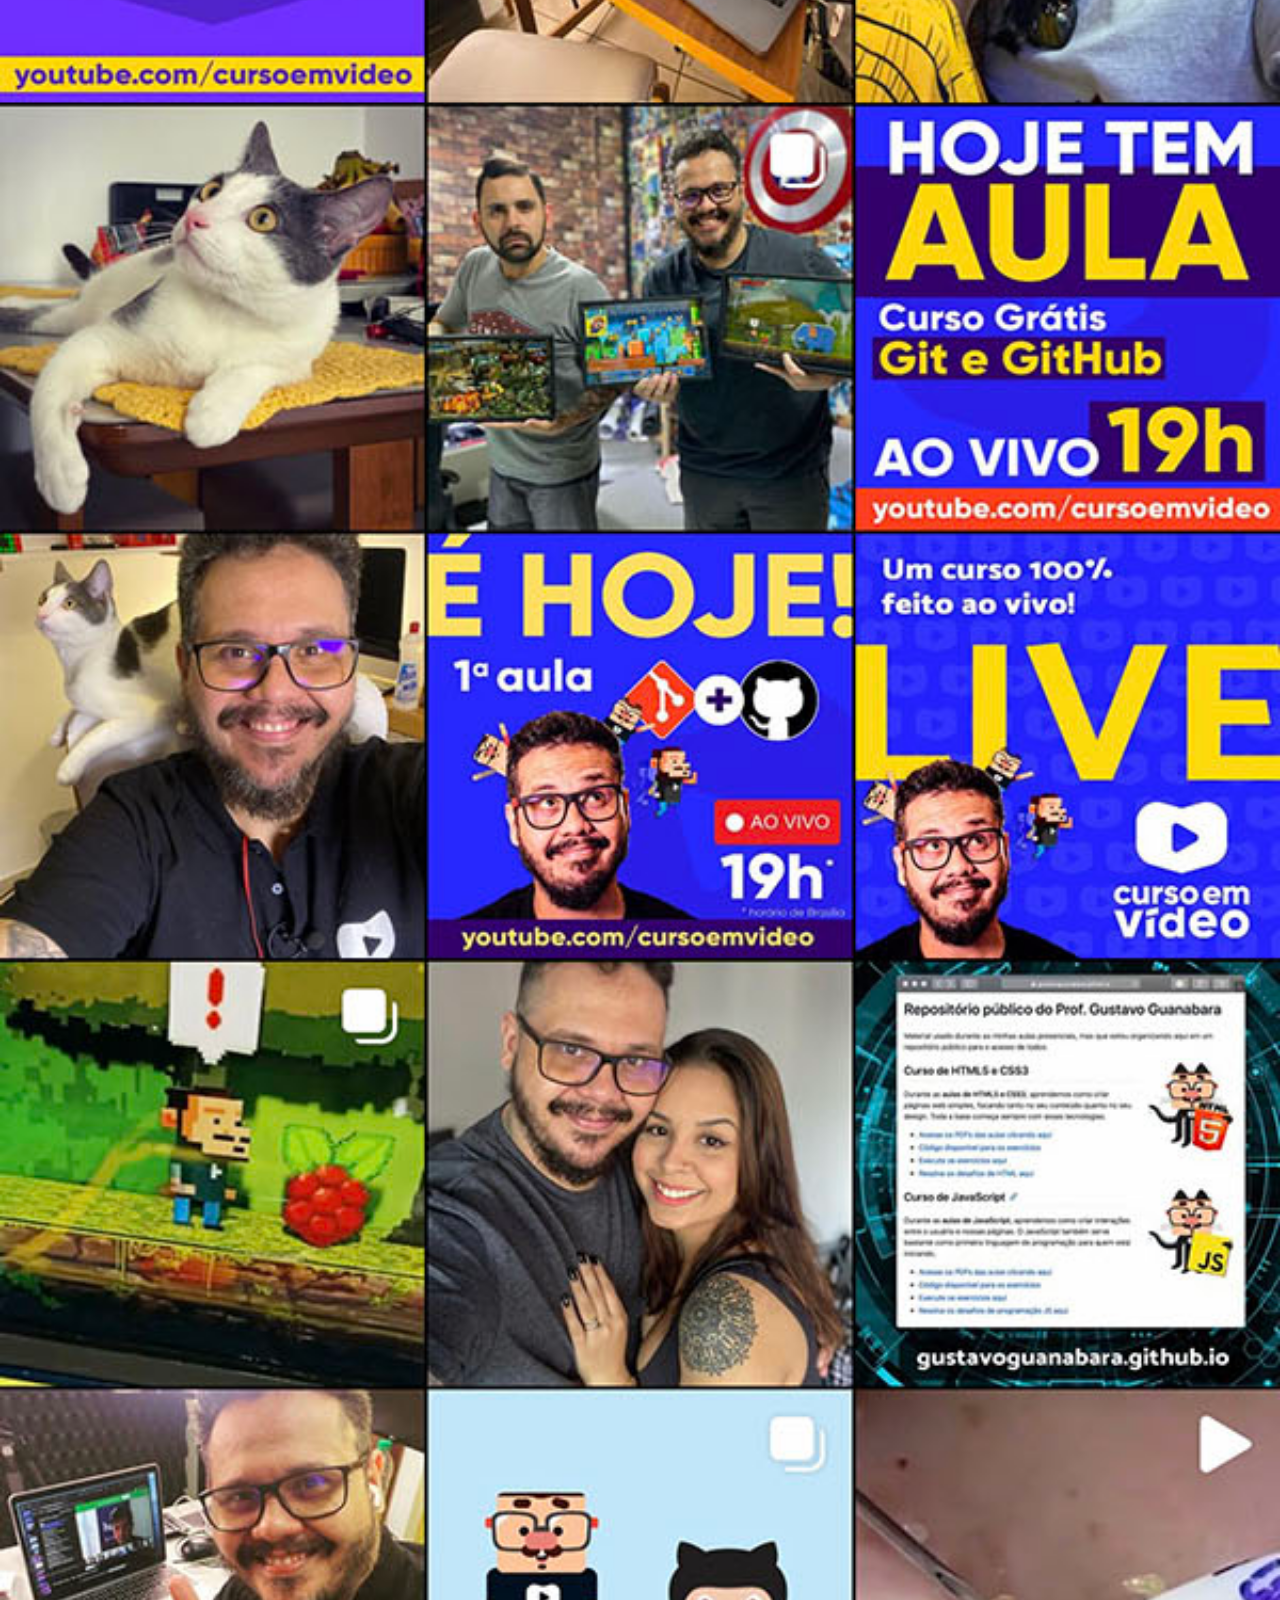
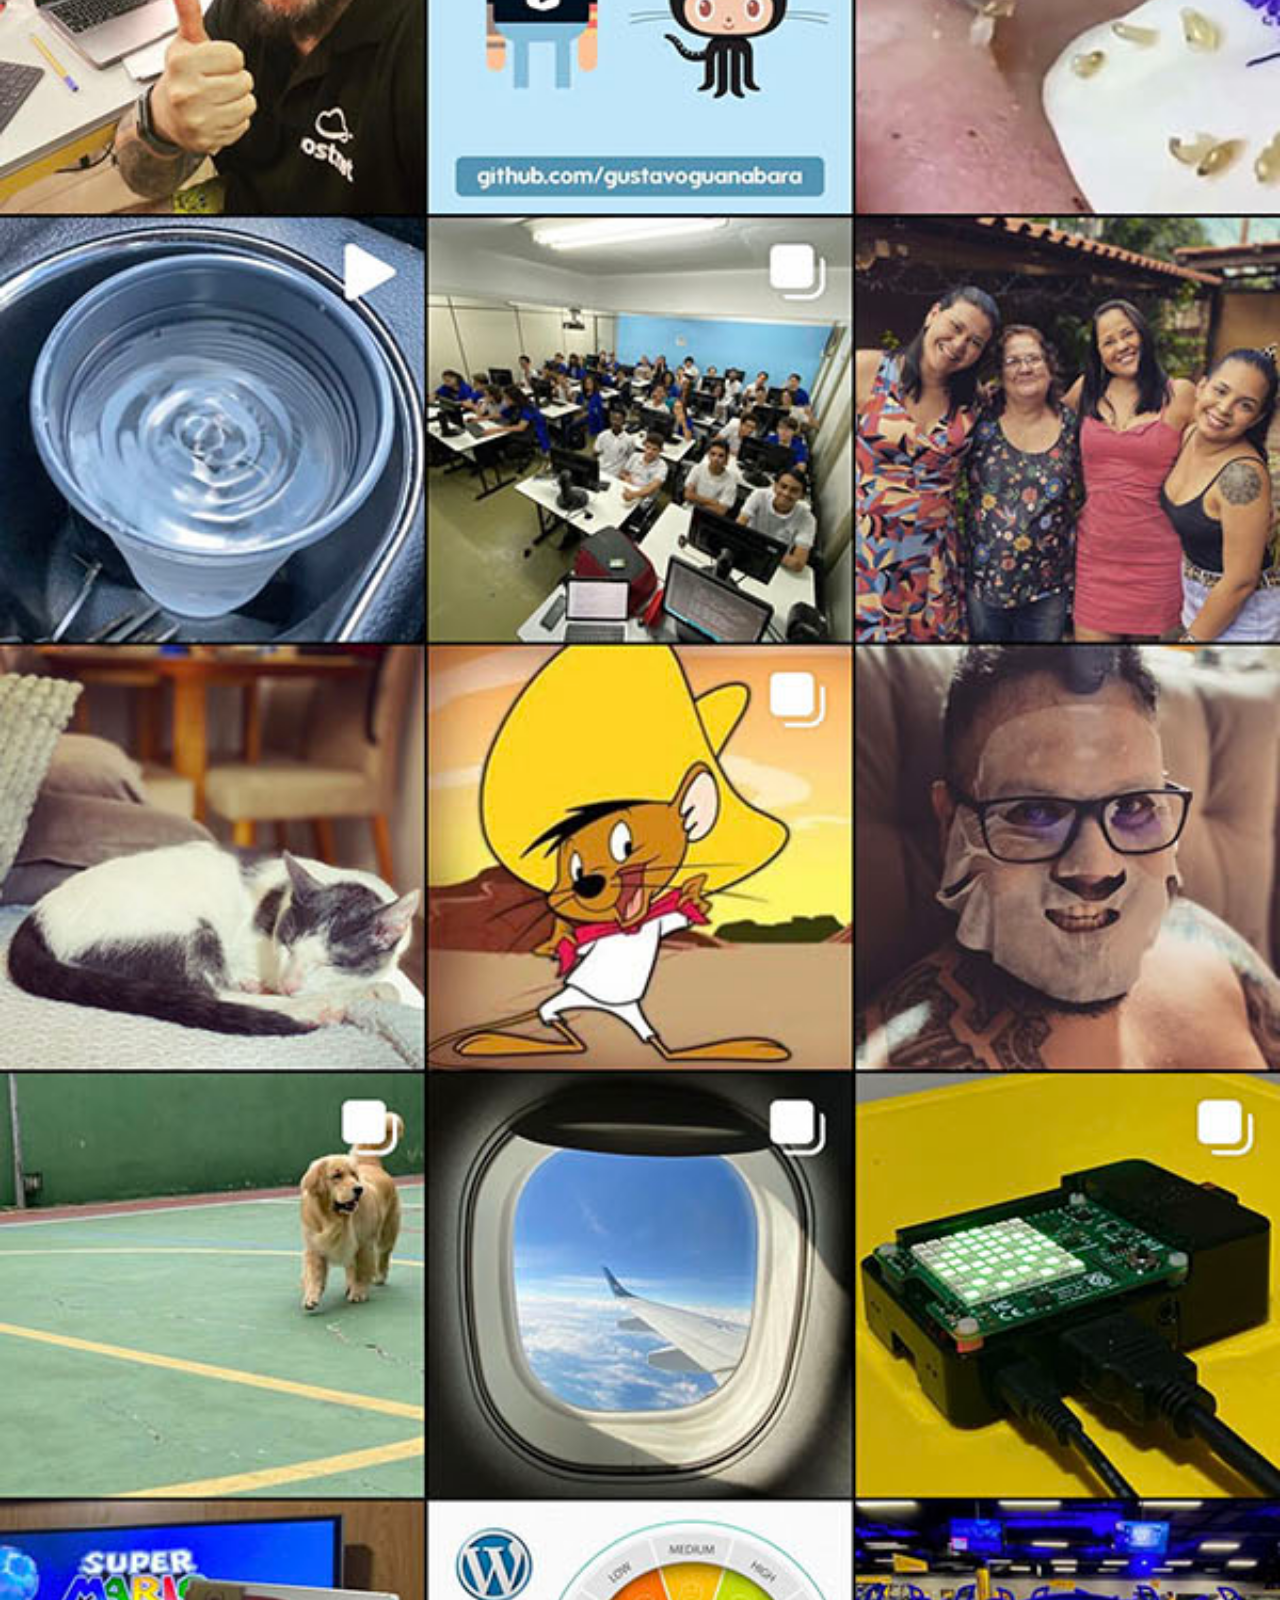
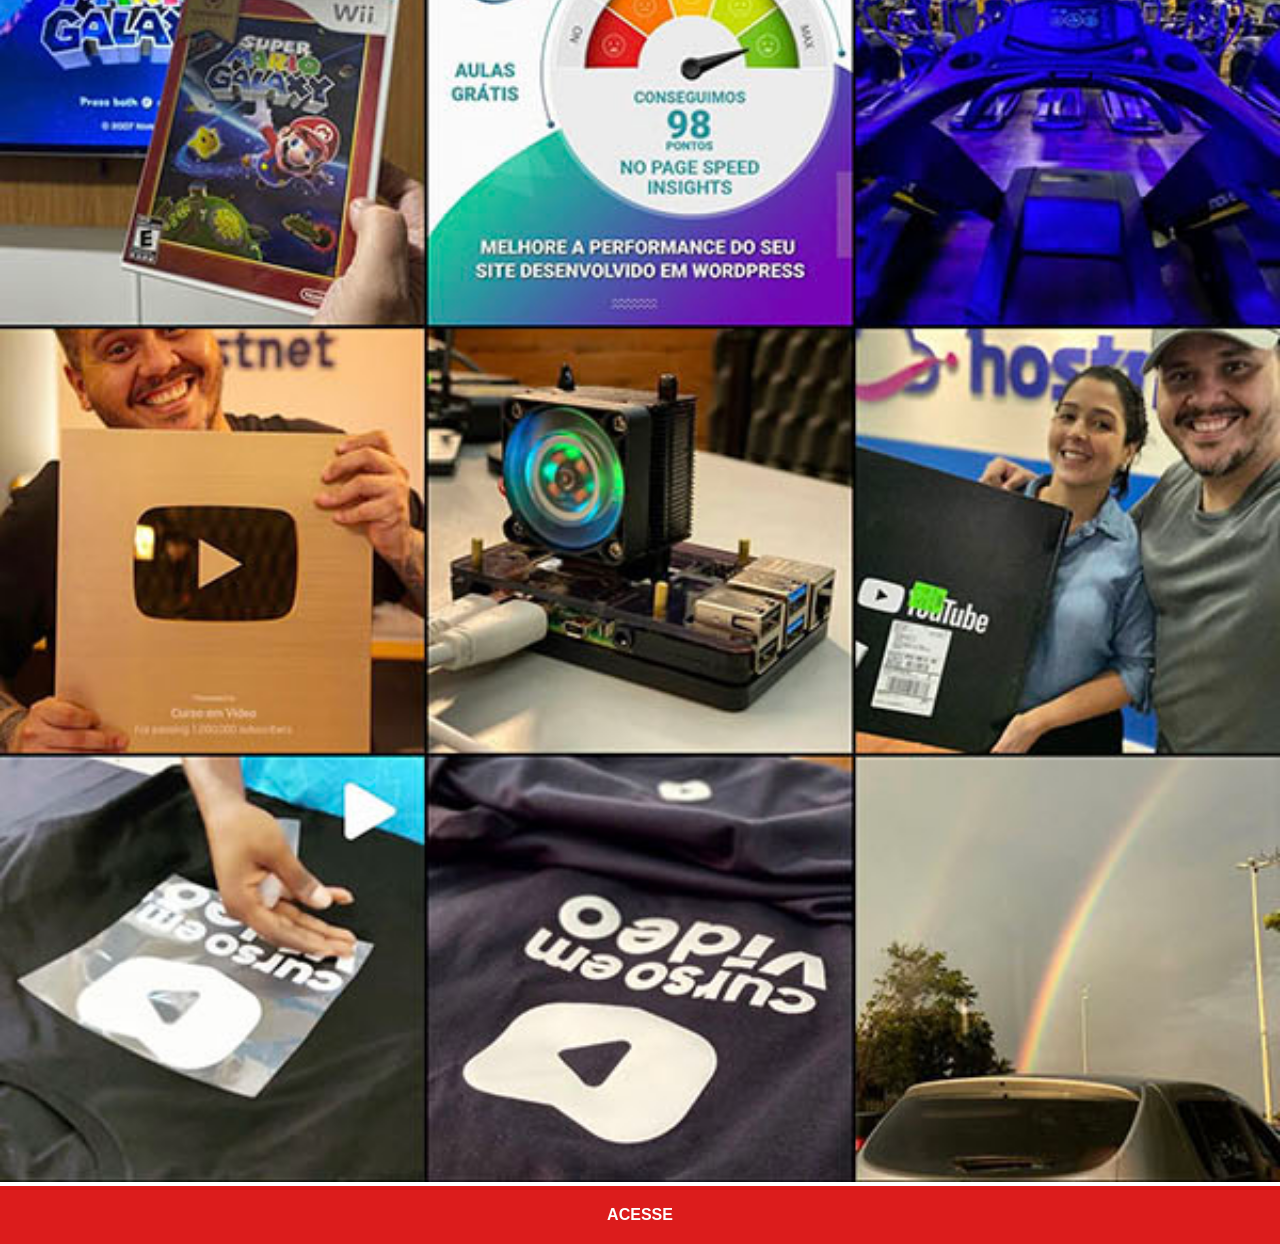
<file: instagram.html>
<!DOCTYPE html>
<html lang="pt-br">
<head>
    <meta charset="UTF-8">
    <meta name="viewport" content="width=device-width, initial-scale=1.0">
    <title>Instagram</title>
    <link rel="stylesheet" href="estilos/social.css">
</head>
<body>
    <img src="imagens/tela-instagram.jpg" alt="Instagram">

    <a href="https://www.instagram.com/cursoemvideo/" target="_blank">ACESSE</a>
</body>
</html>
</file>
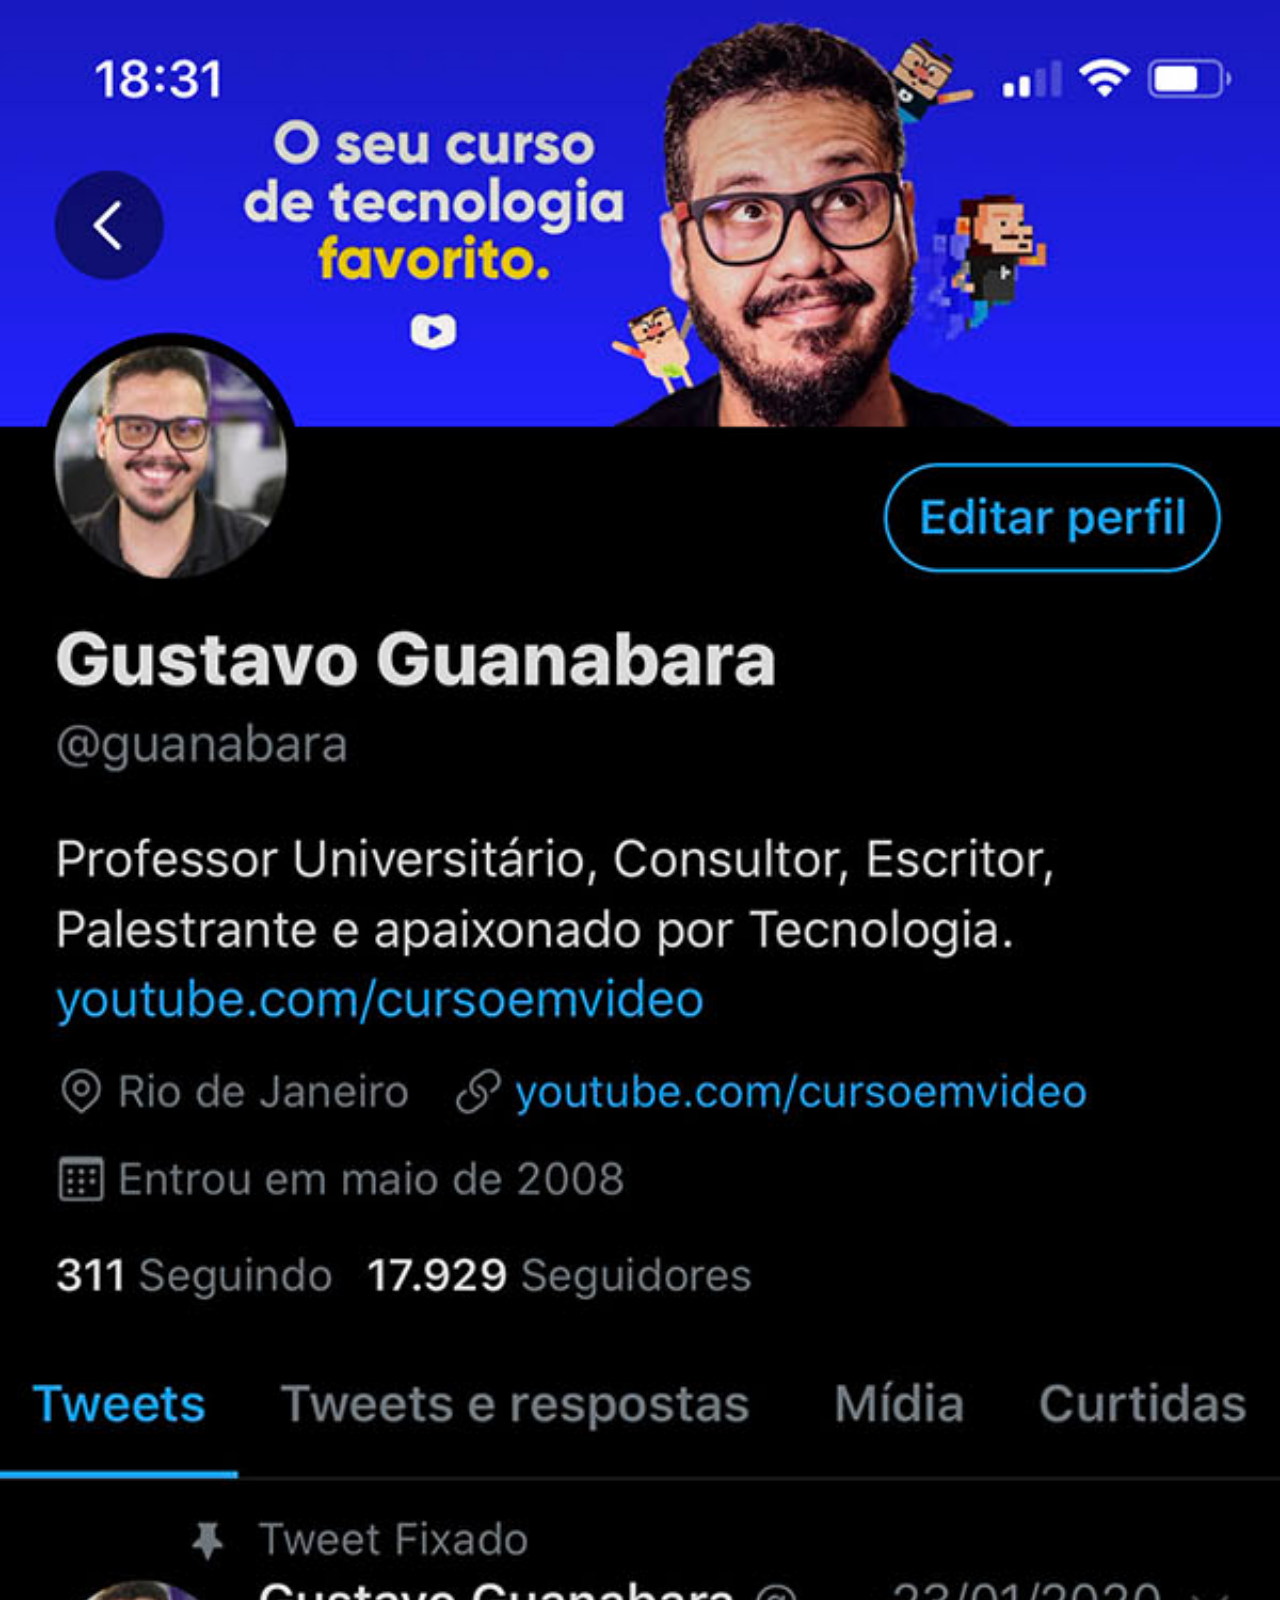
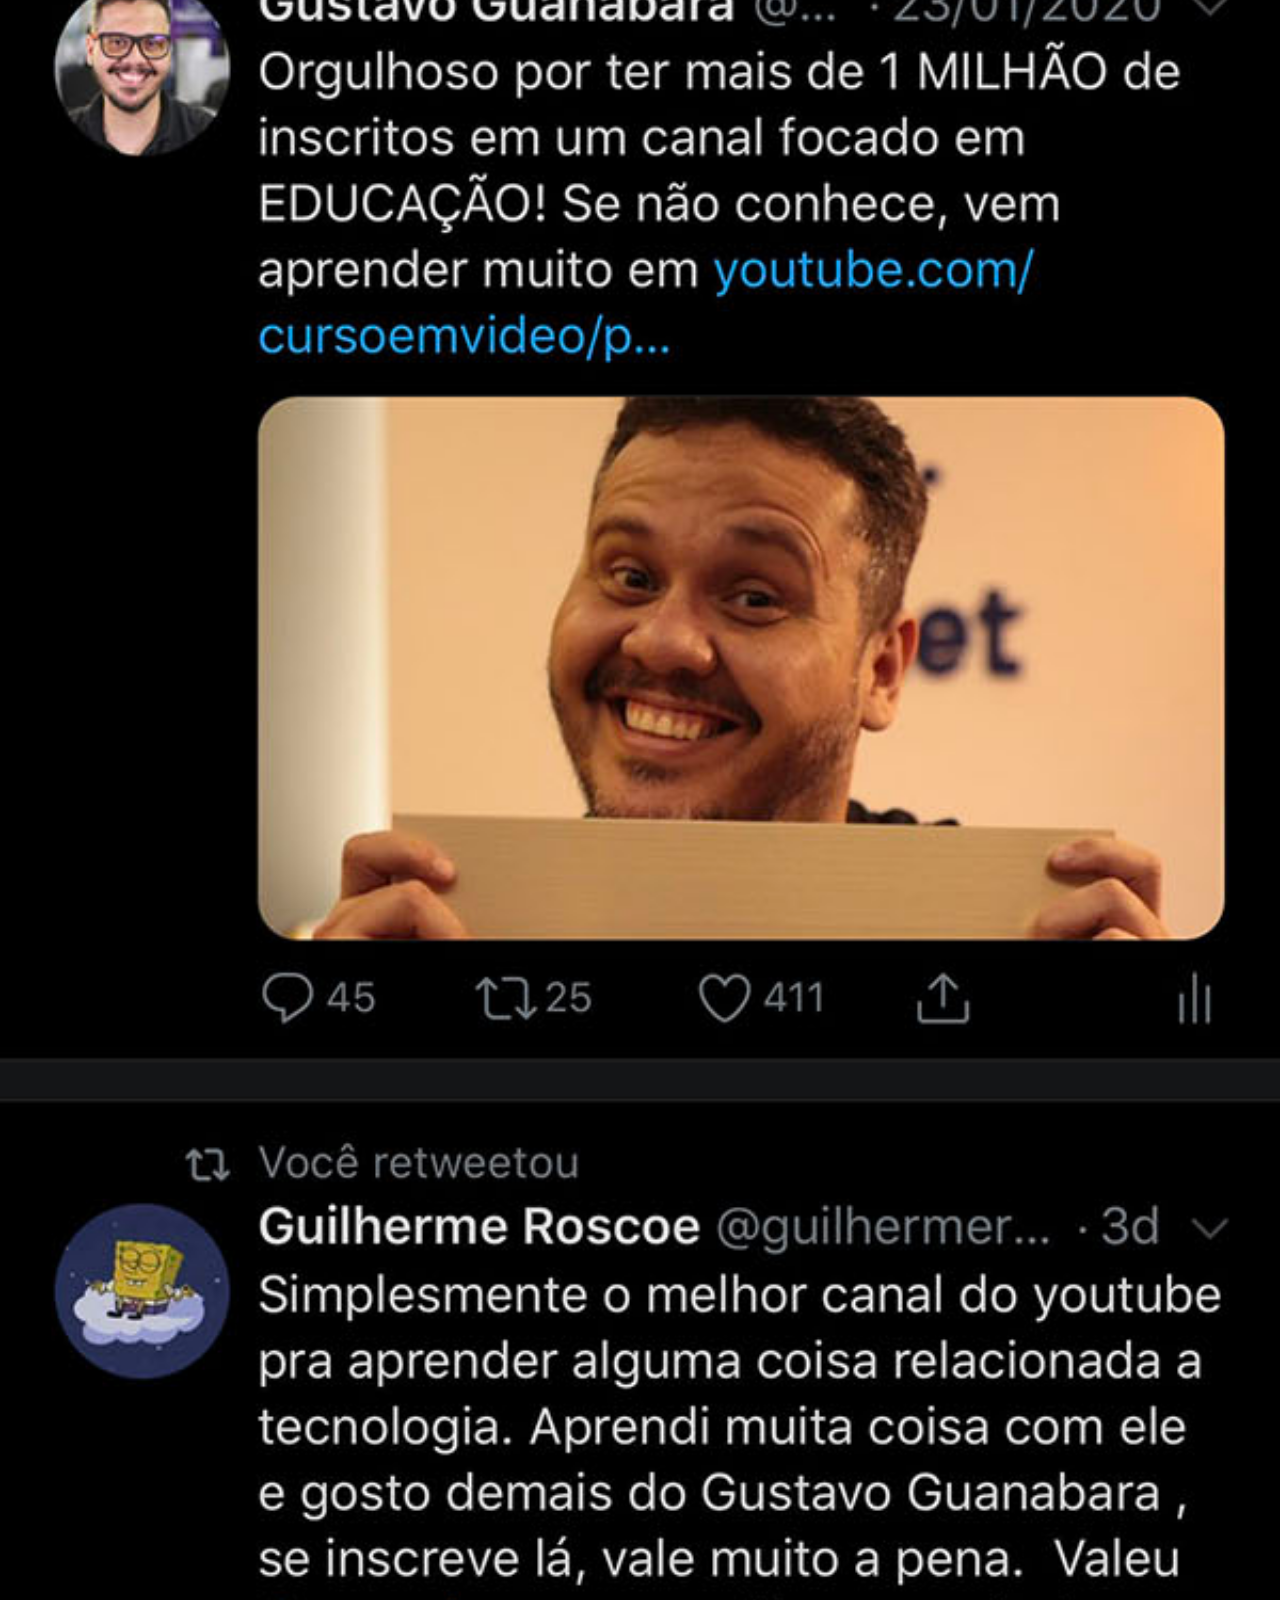
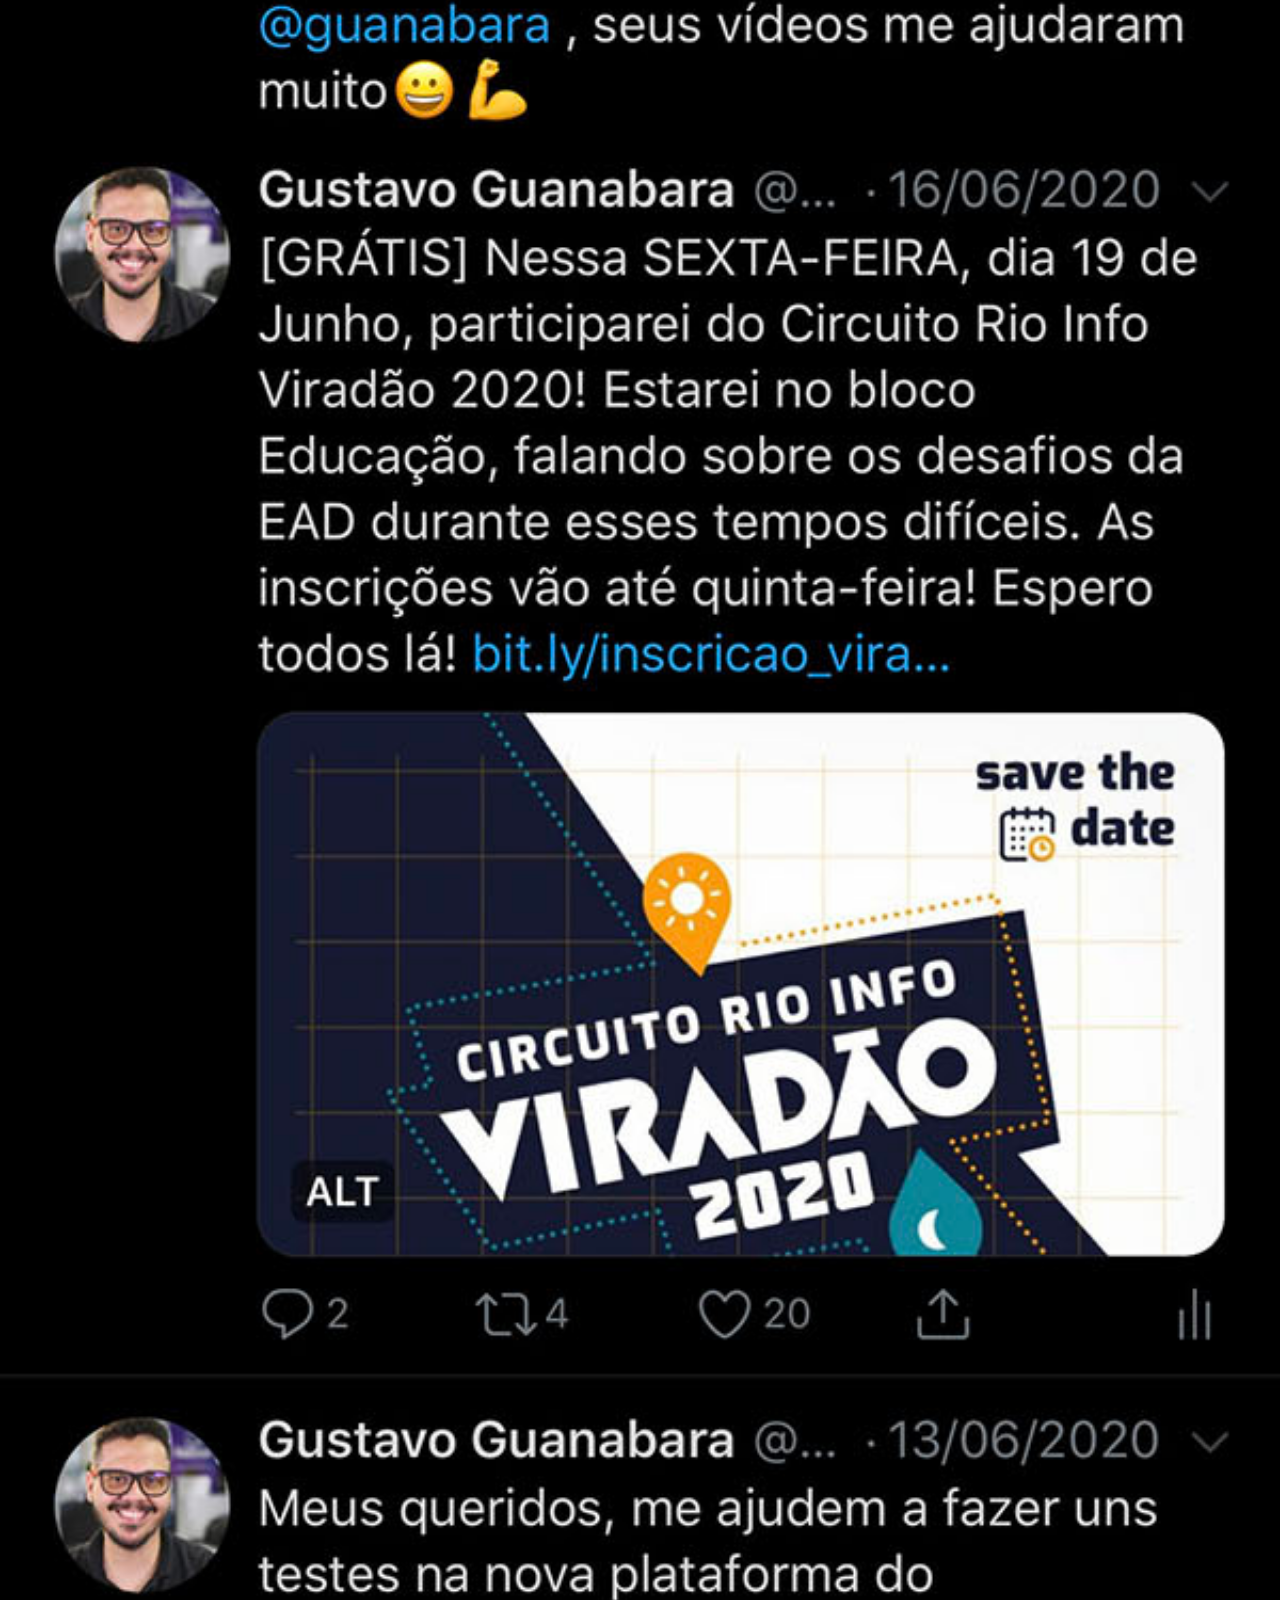
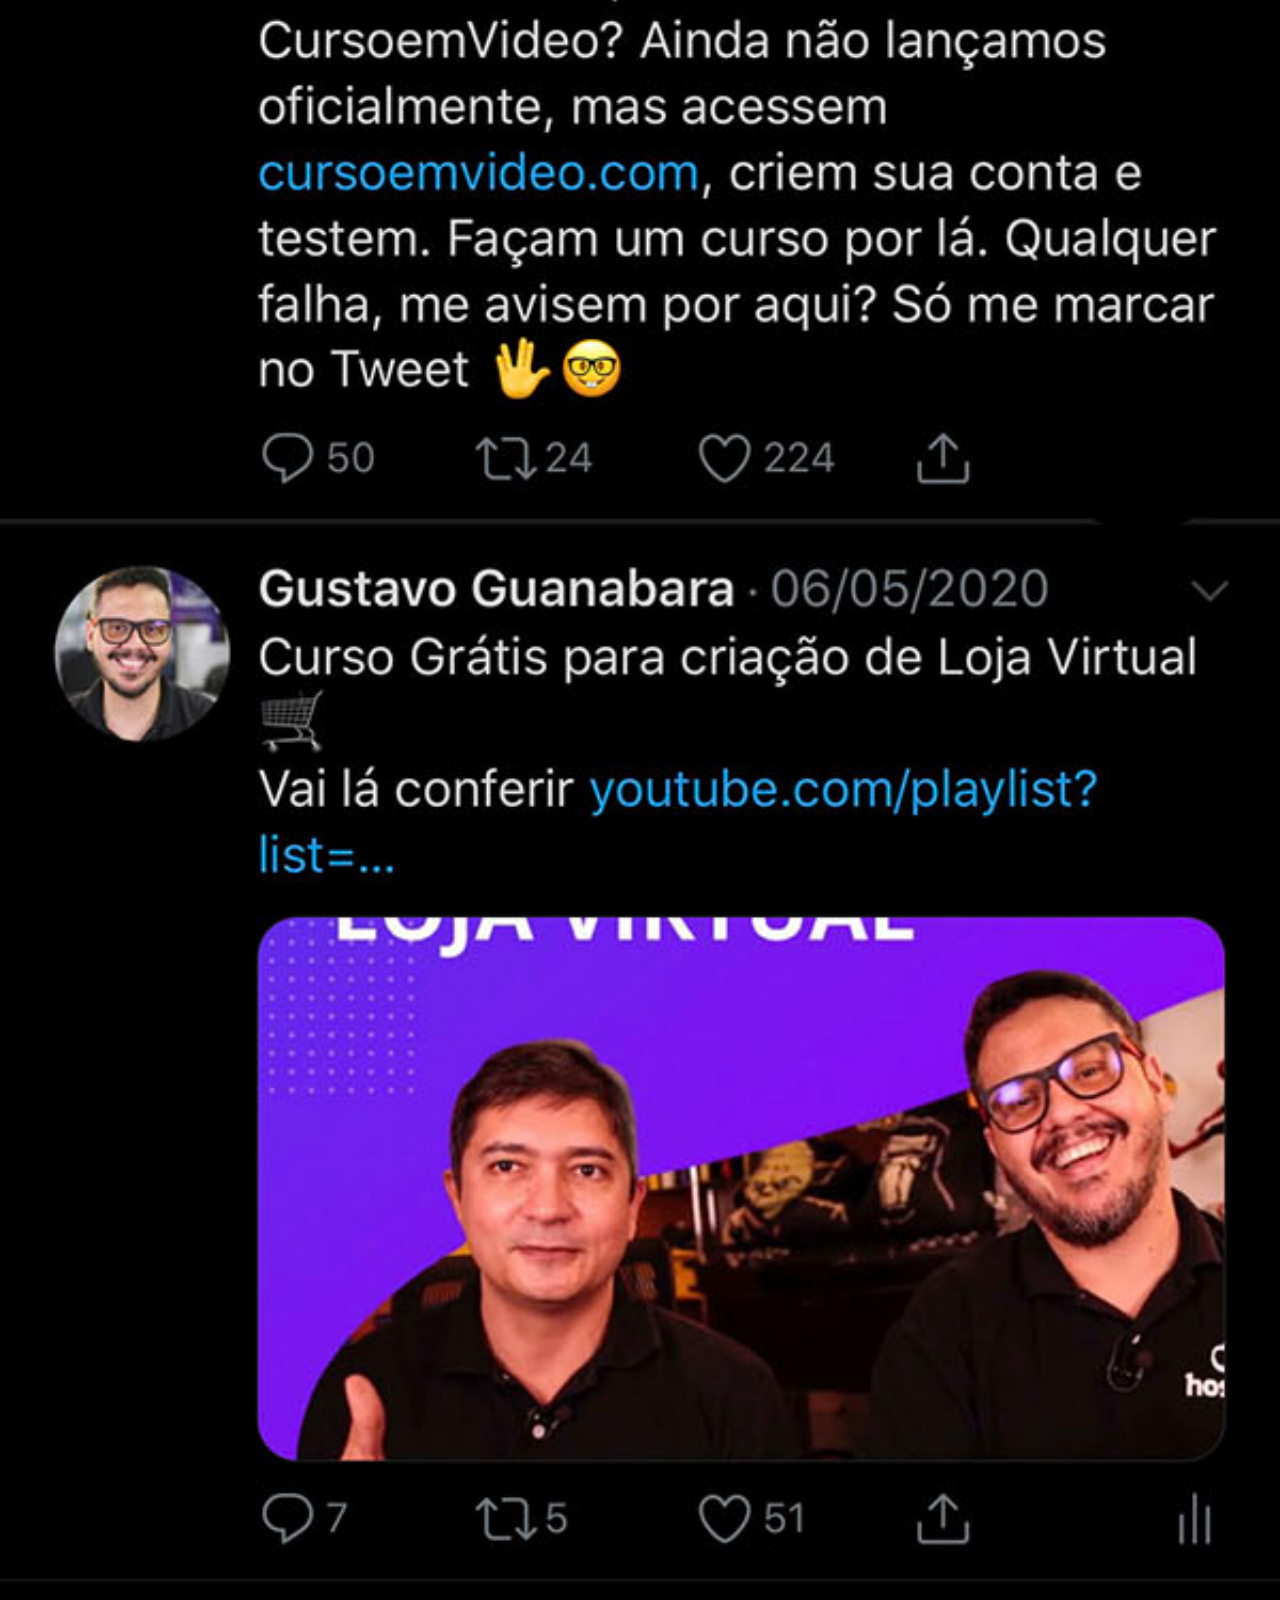
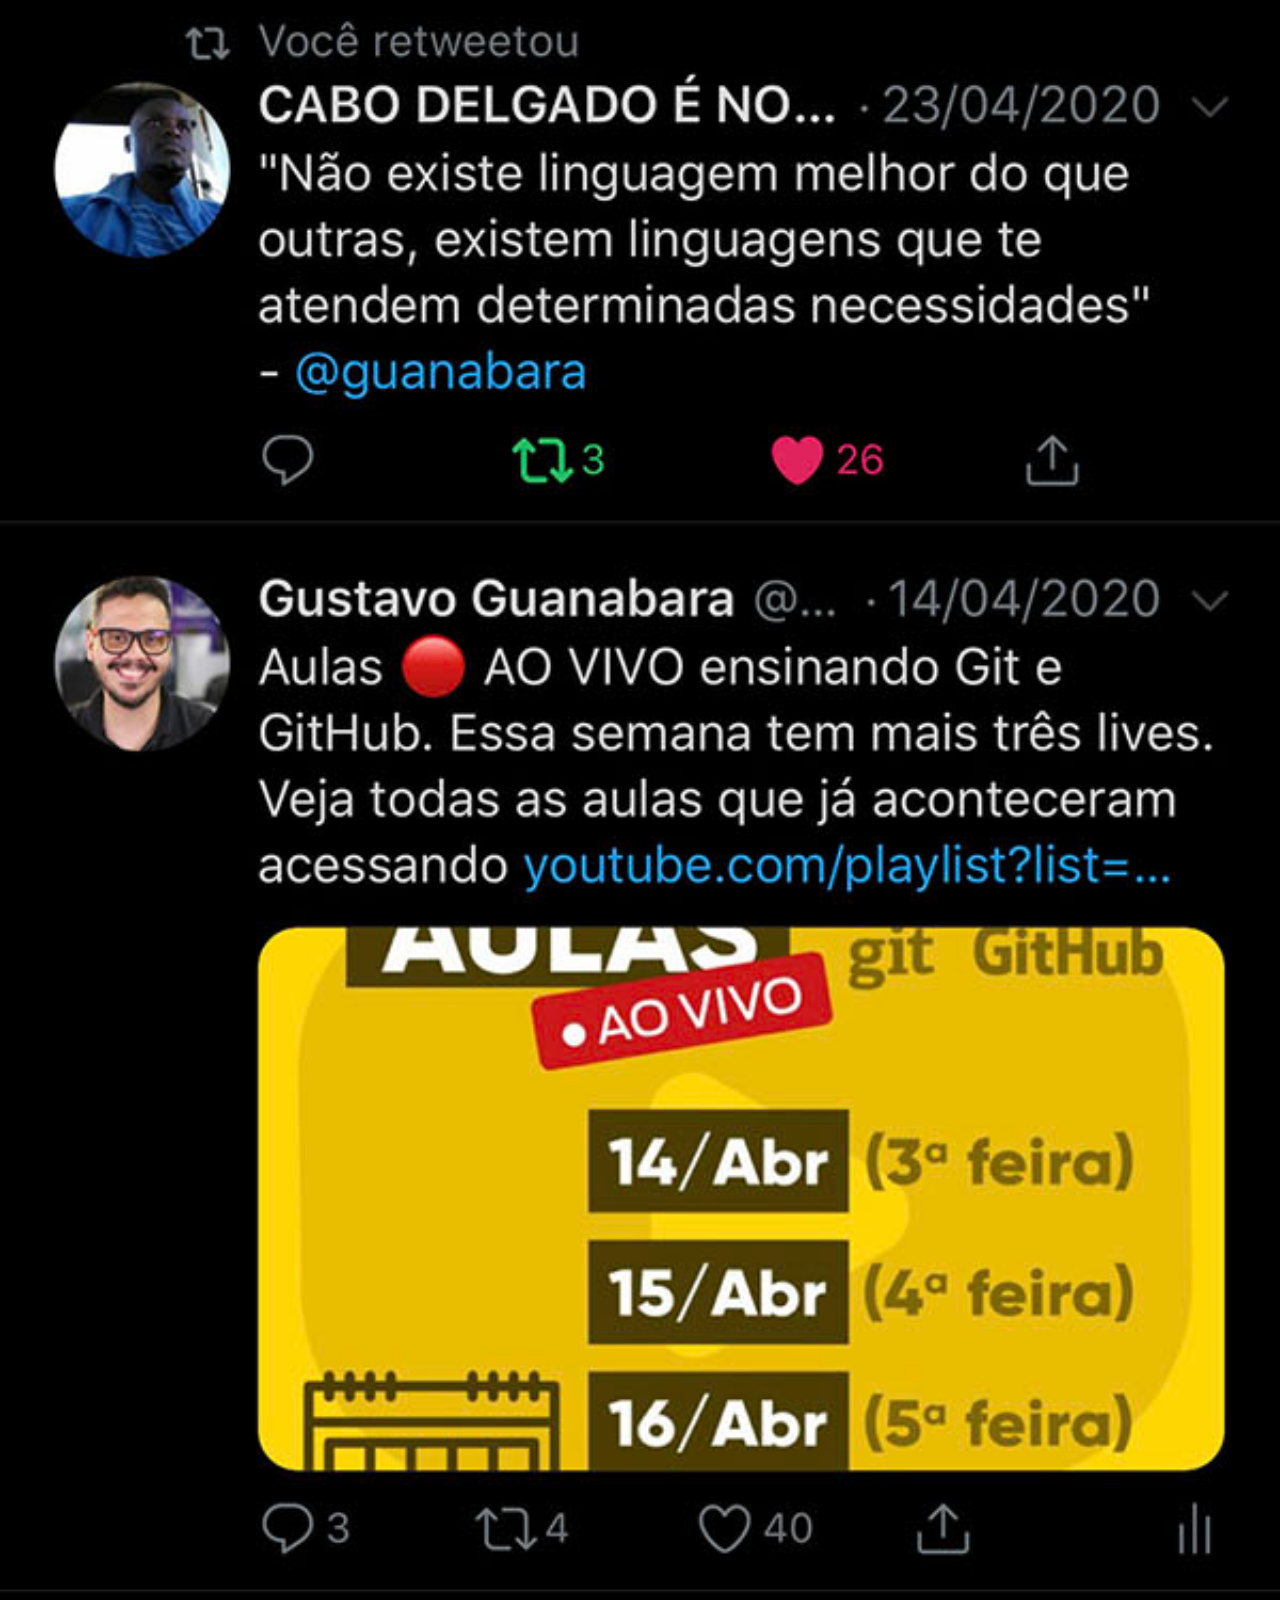
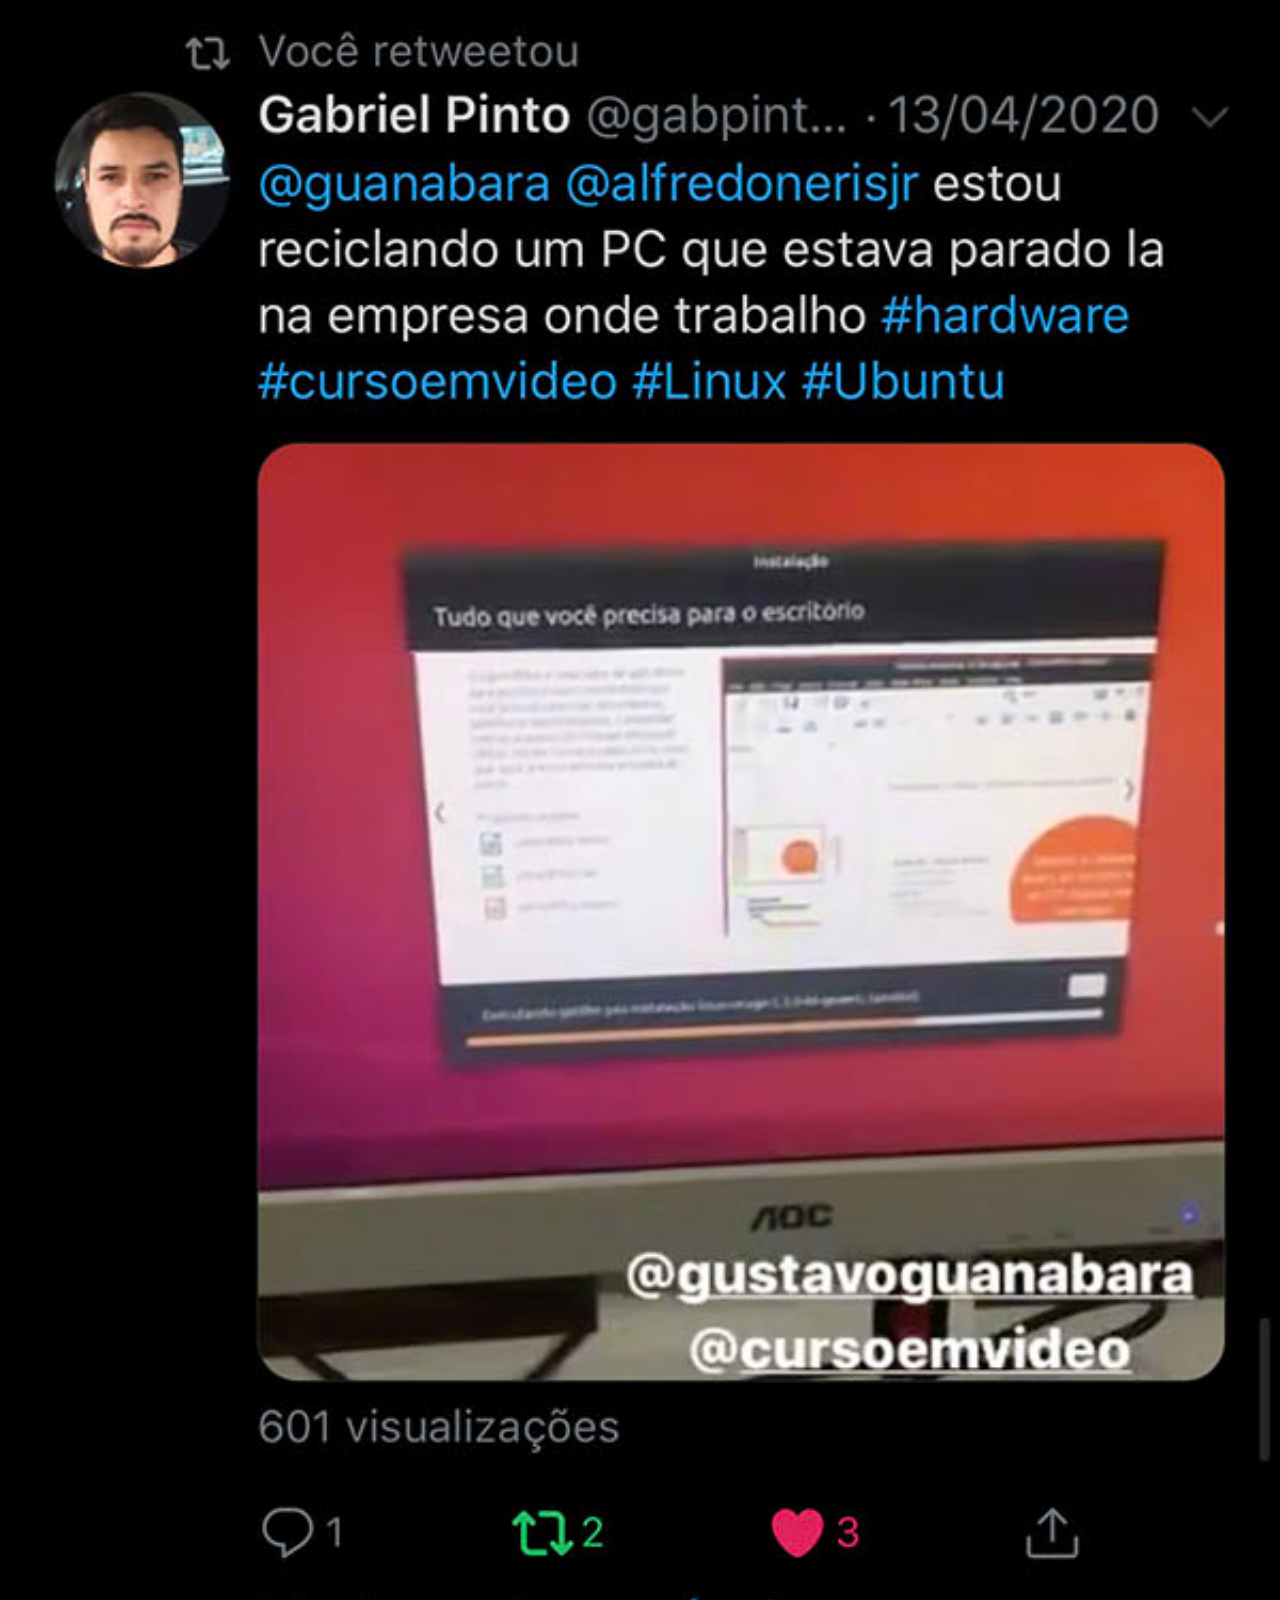
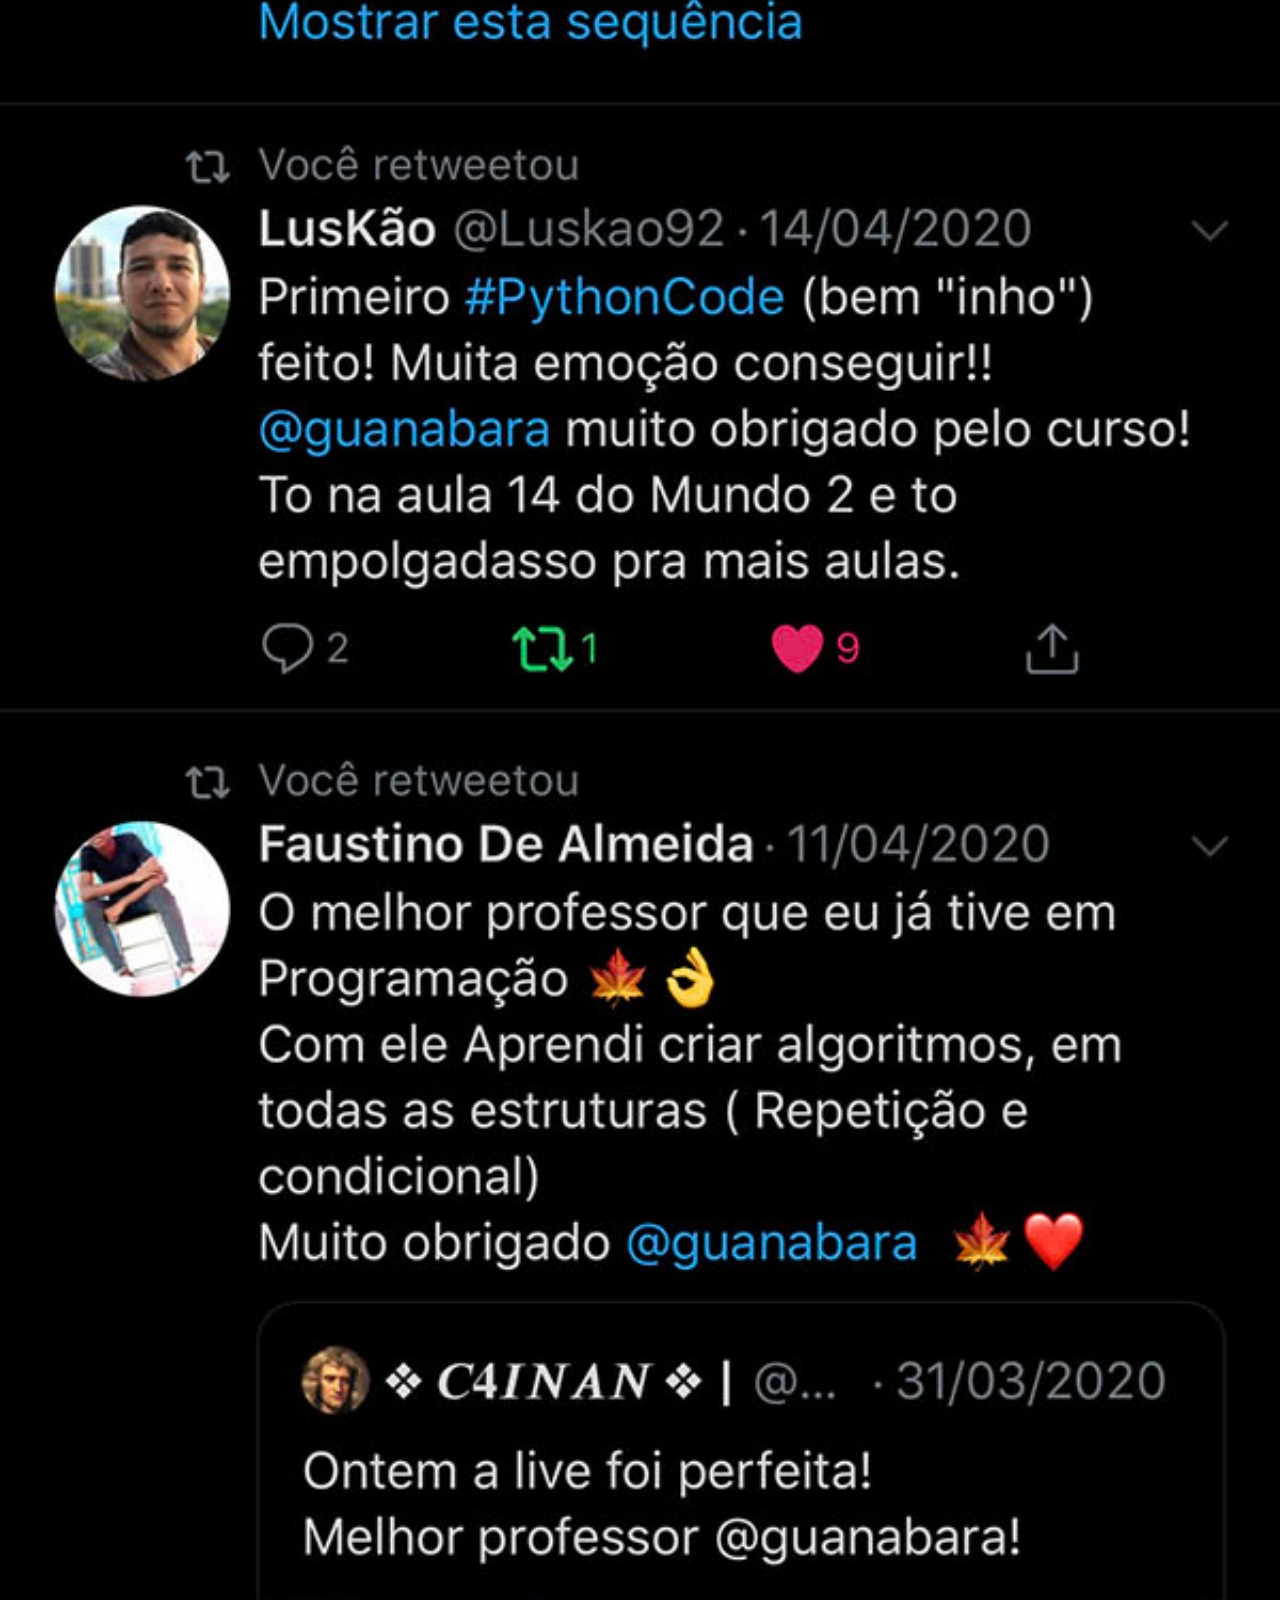
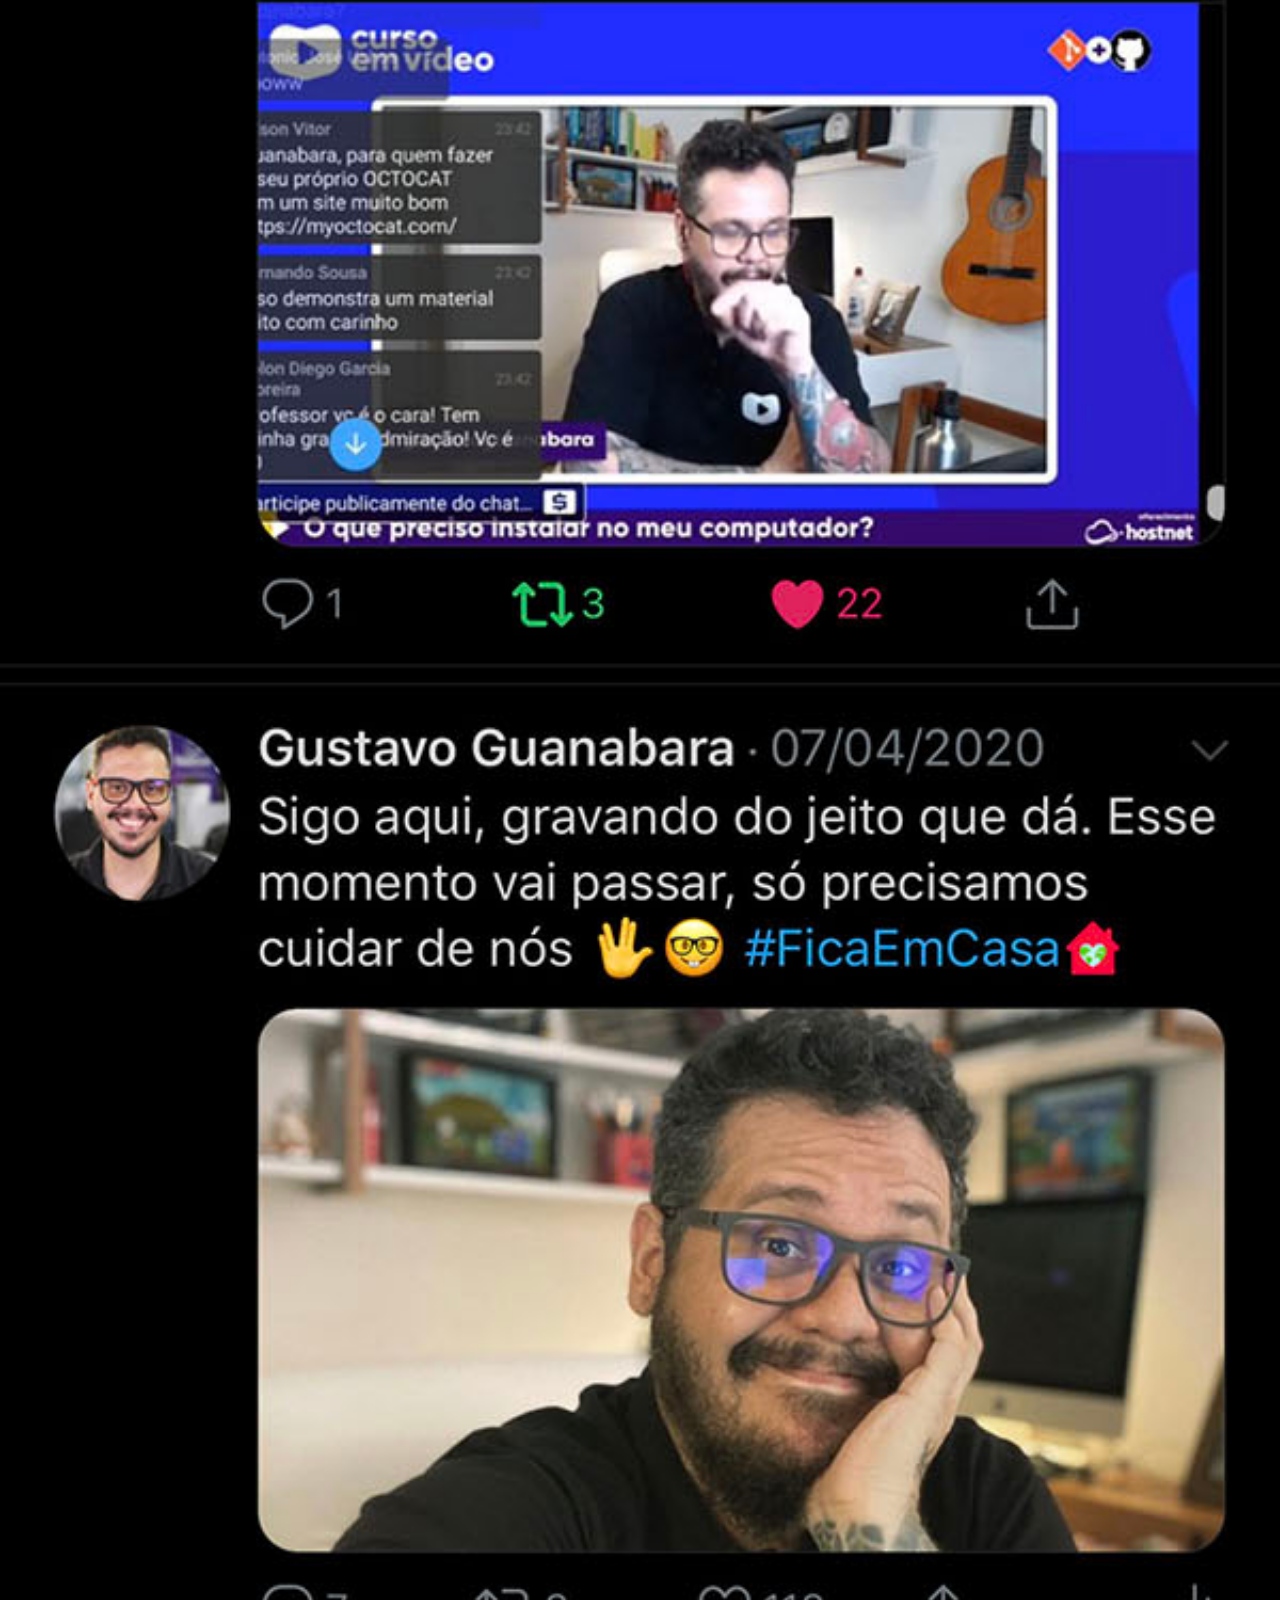
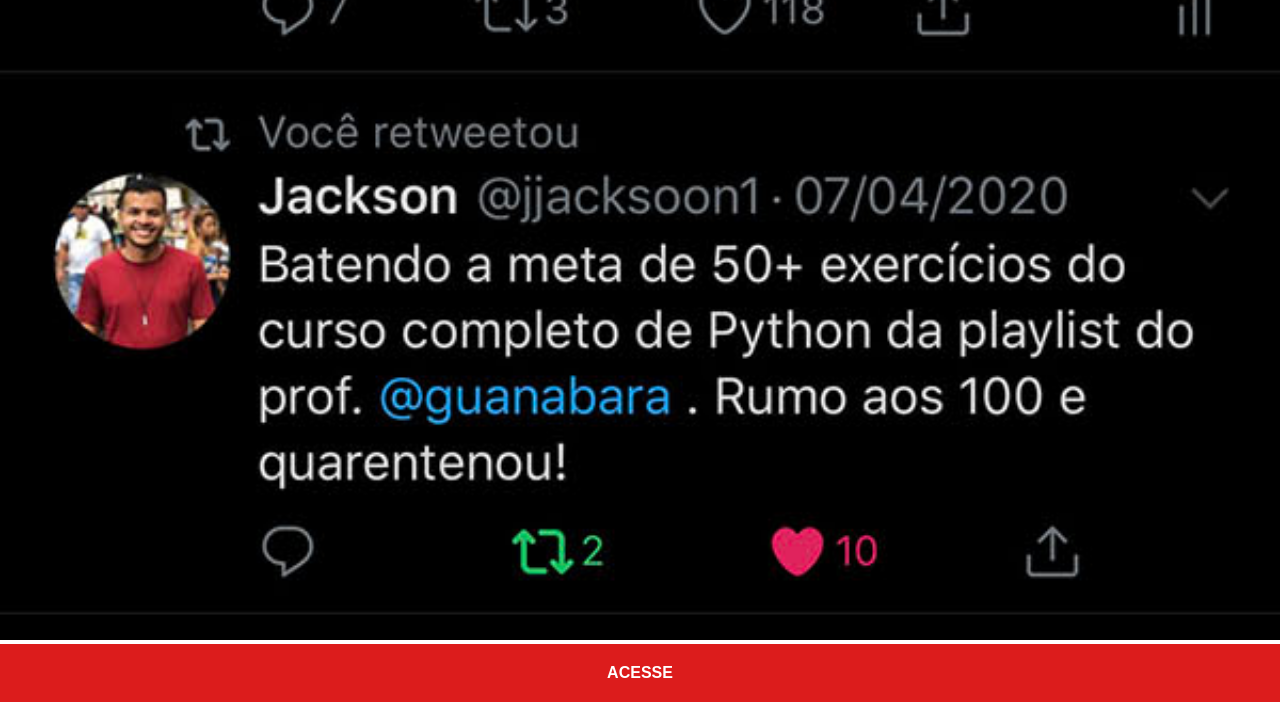
<file: twitter.html>
<!DOCTYPE html>
<html lang="pt-br">
<head>
    <meta charset="UTF-8">
    <meta name="viewport" content="width=device-width, initial-scale=1.0">
    <title>Twitter</title>
    <link rel="stylesheet" href="estilos/social.css">
</head>
<body>
    <img src="imagens/tela-twitter.jpg" alt="Twitter">

    <a href="https://twitter.com/guanabara" target="_blank">ACESSE</a>
</body>
</html>
</file>
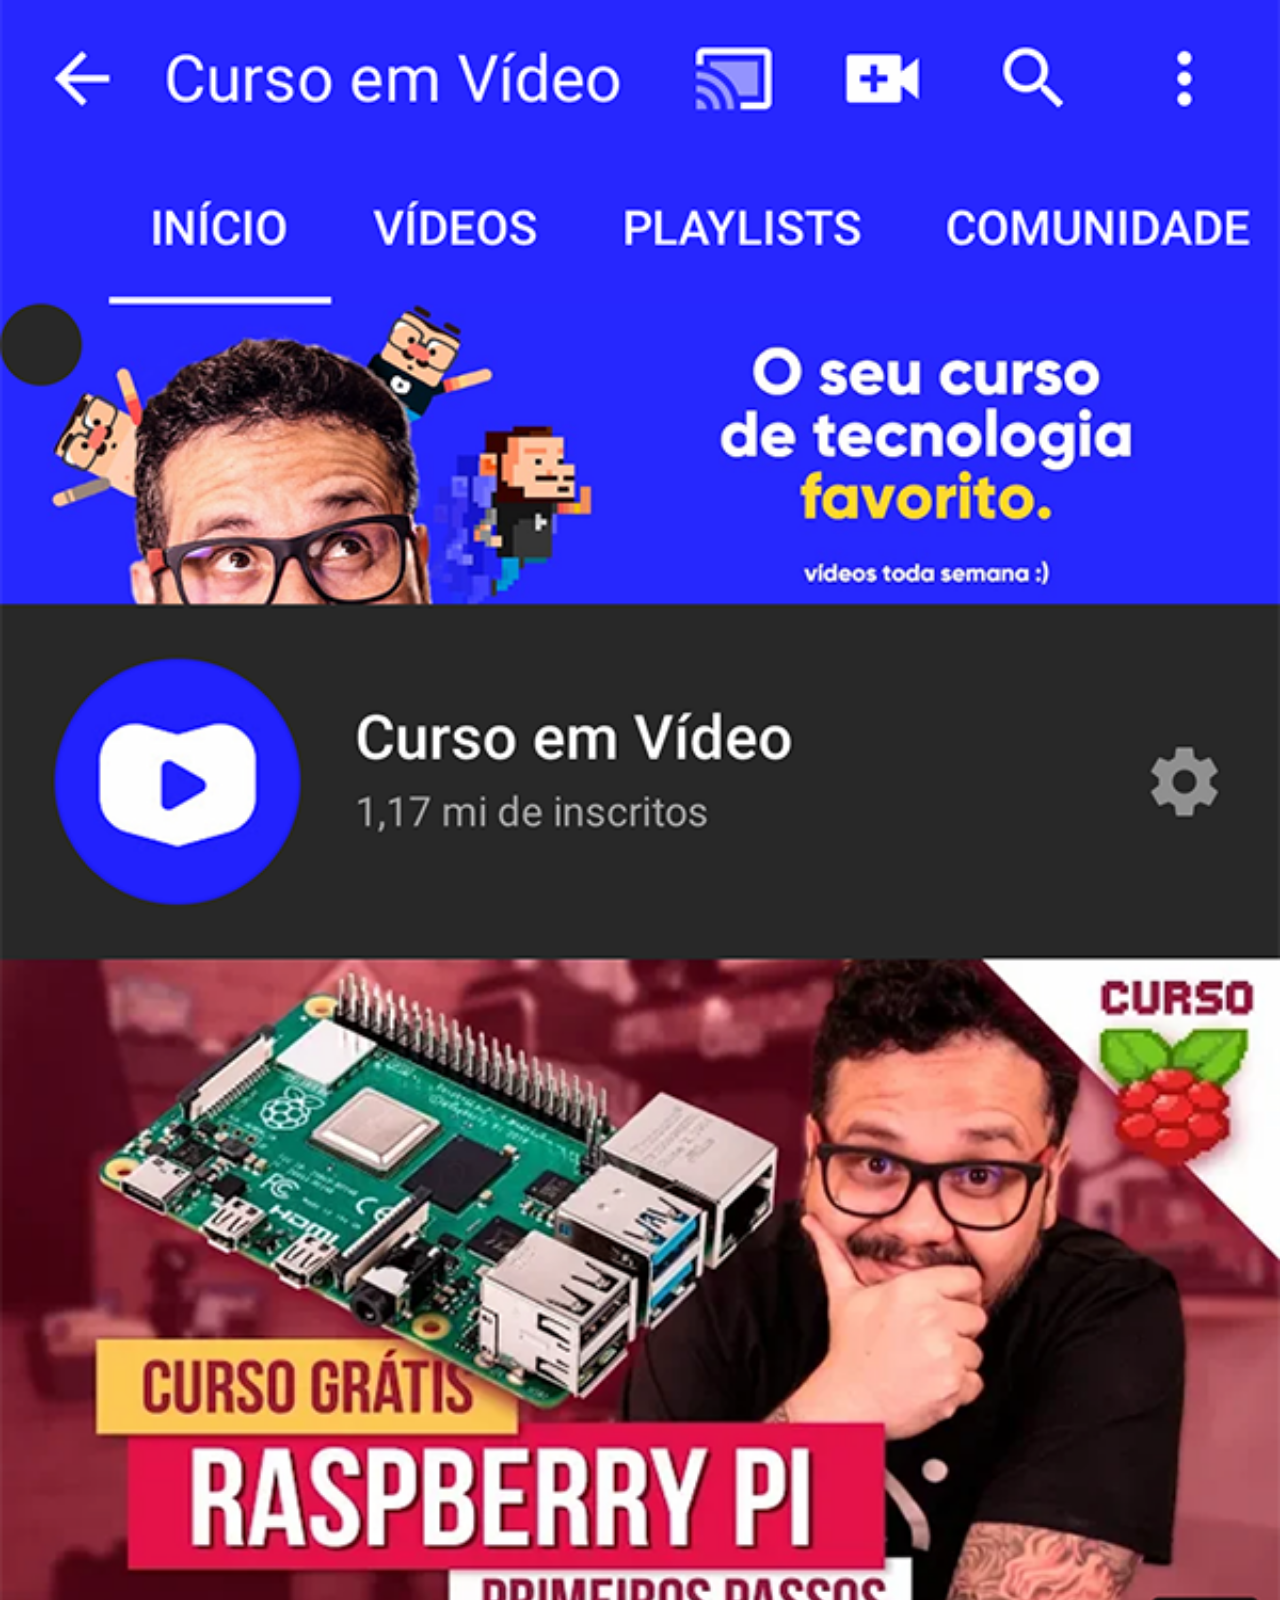
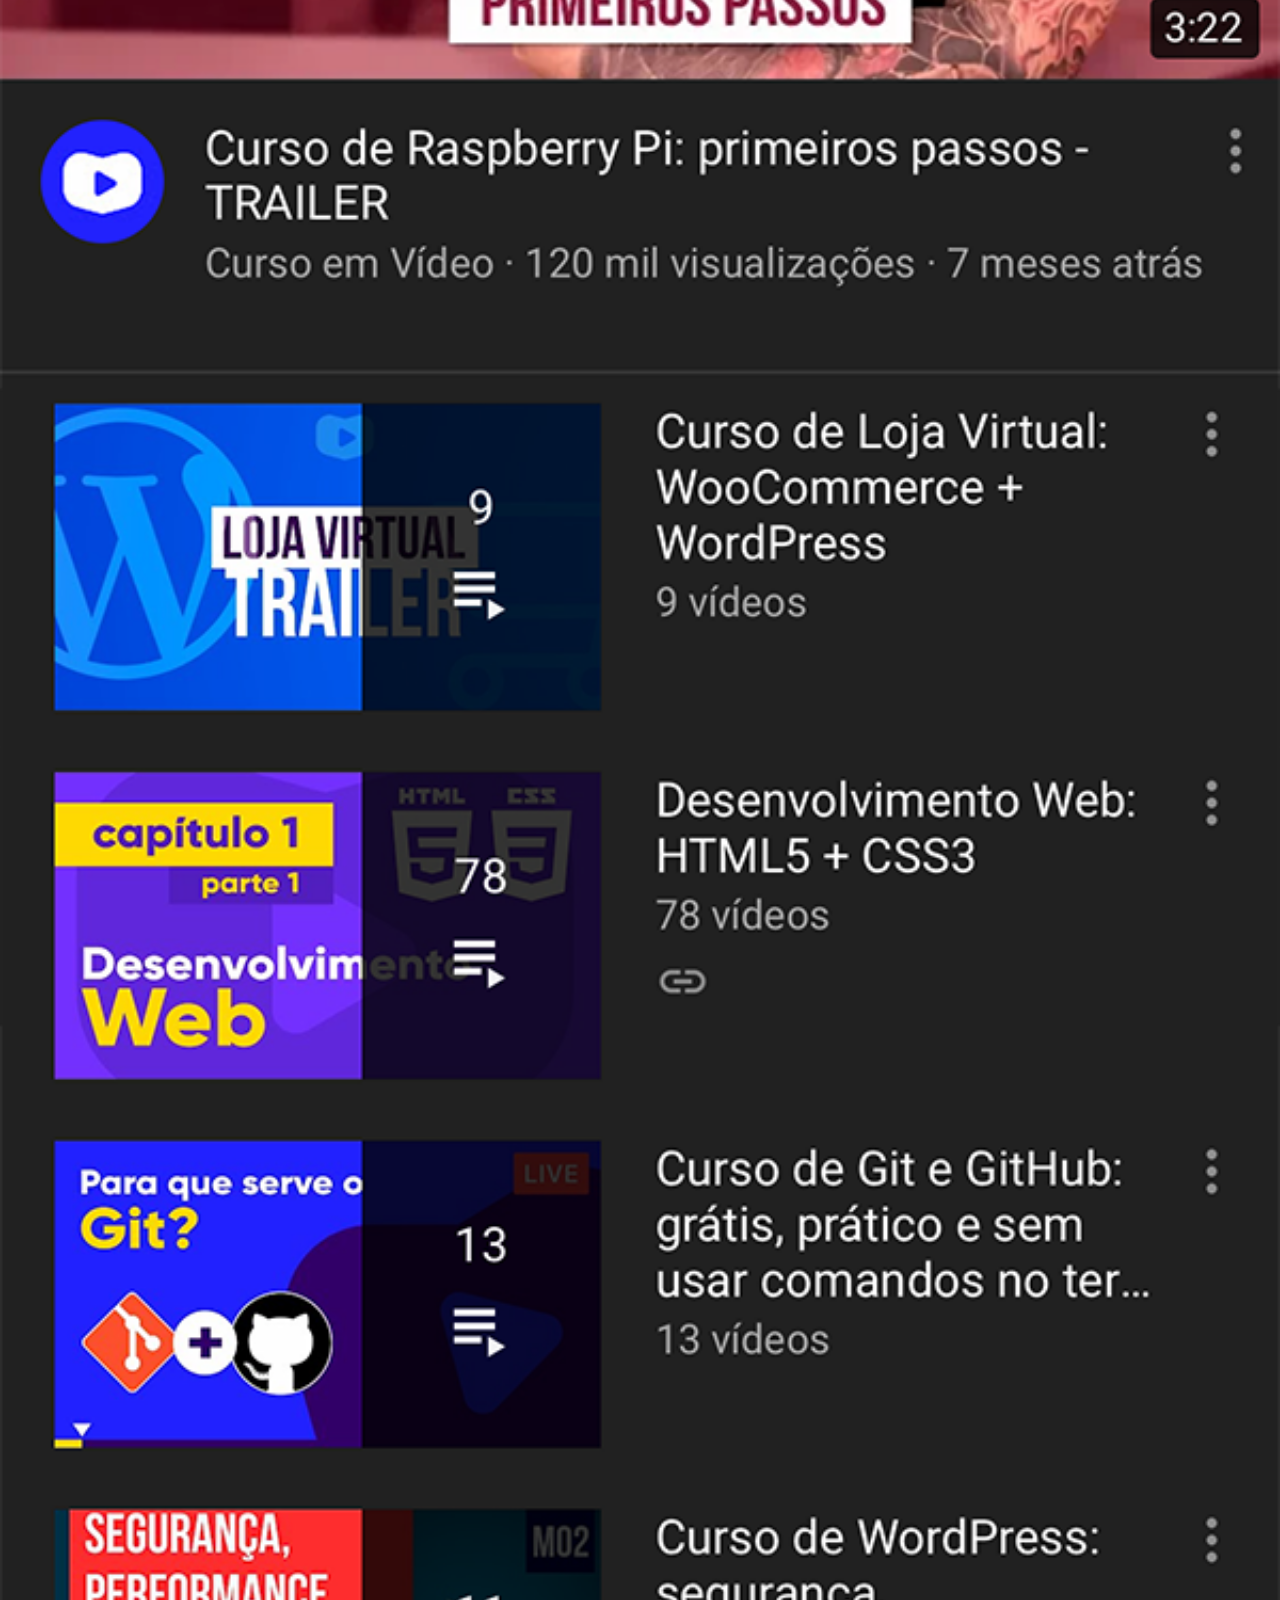
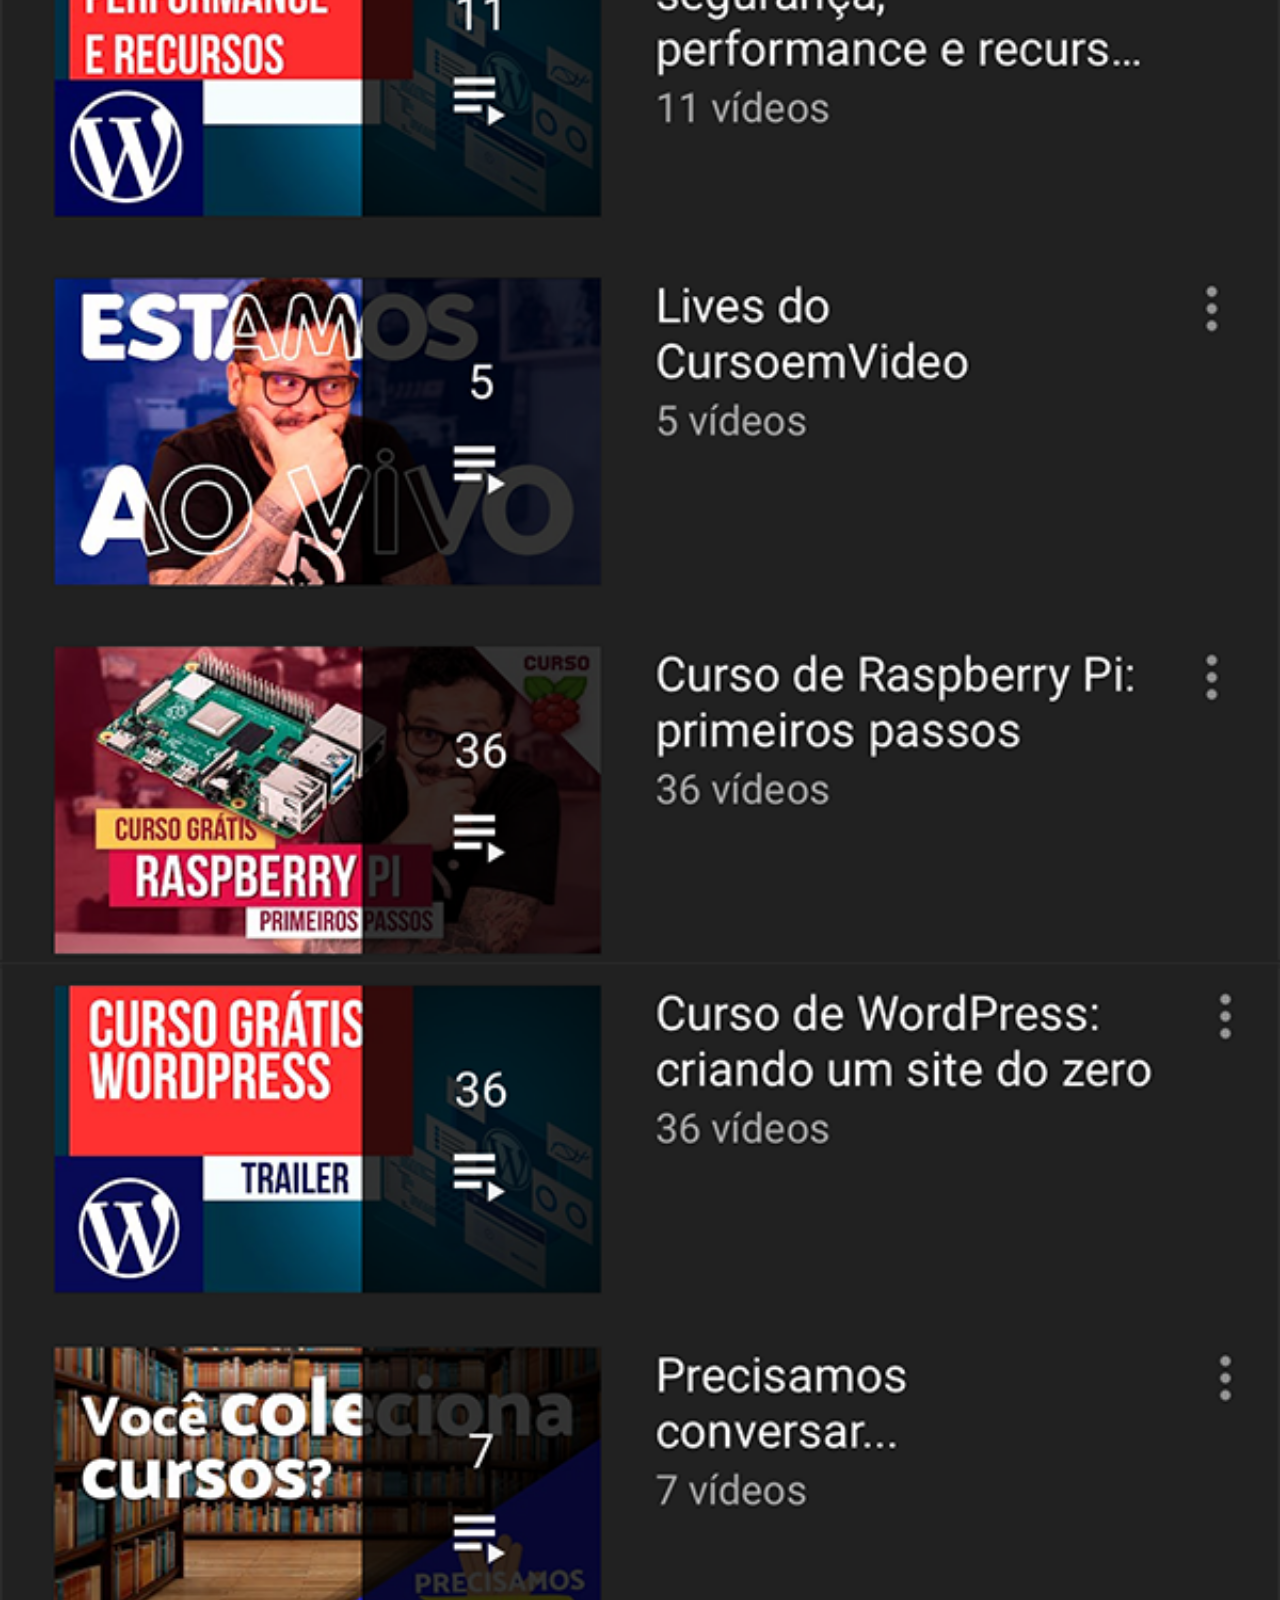
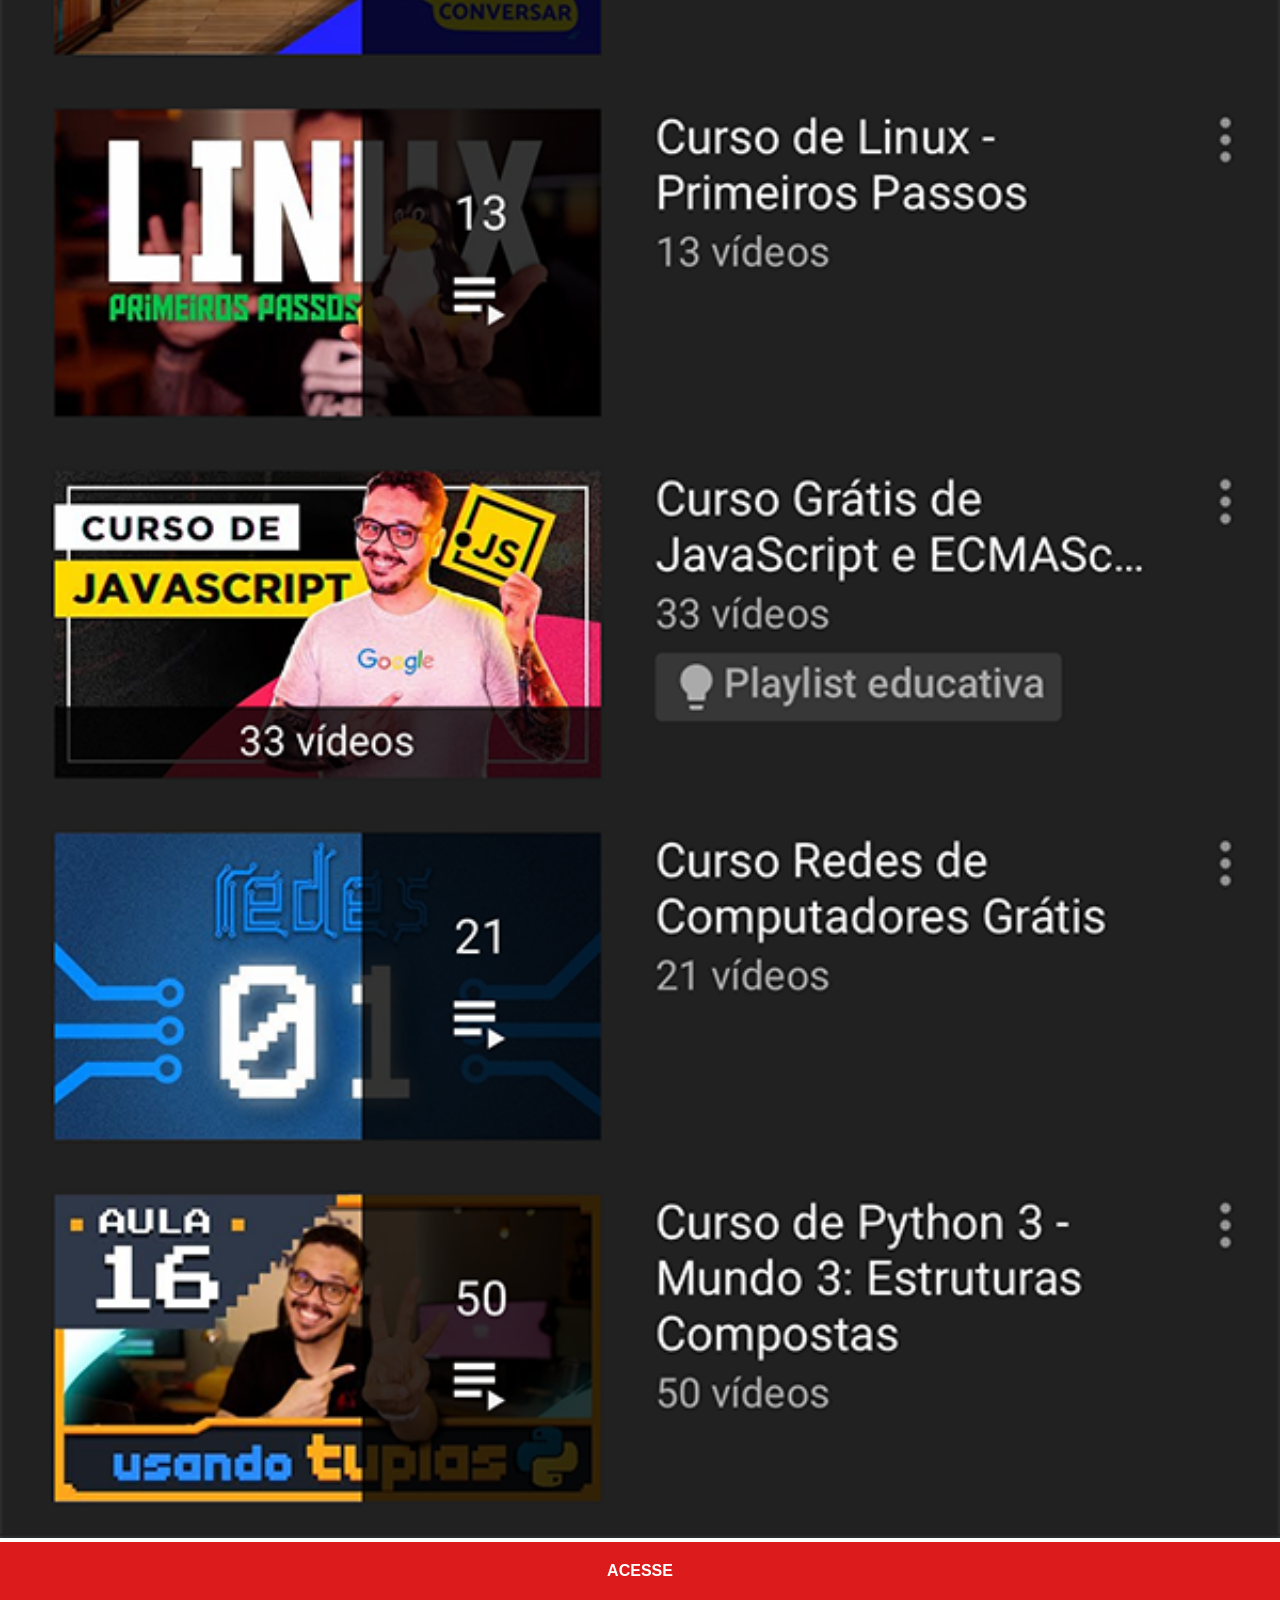
<file: youtube.html>
<!DOCTYPE html>
<html lang="pt-br">
<head>
    <meta charset="UTF-8">
    <meta name="viewport" content="width=device-width, initial-scale=1.0">
    <title>Youtube</title>
    <link rel="stylesheet" href="estilos/social.css">
</head>
<body>
    <img src="imagens/tela-youtube.png" alt="Youtube">

    <a href="https://www.youtube.com/@cursoemvideo/playlists" target="_blank">ACESSE</a>
</body>
</html>
</file>
<file: estilos/social.css>
@charset "UTF-8";

* {
            margin: 0px;
            padding: 0px;
            font-family: Arial, Helvetica, sans-serif;
        }

        ::-webkit-scrollbar {
            height: 0px;
            width: 0px;
        }

        img {
            width: 100vw;
        }

        a {
            display: block;

            text-align: center;
            text-decoration: none;
            font-weight: bolder;
            color: white;
            background-color: rgb(220, 28, 28);
            padding: 20px;

            transition: all, .3s;
        }

        a:hover {
            background-color: rgb(253, 29, 29);
        }
</file>
